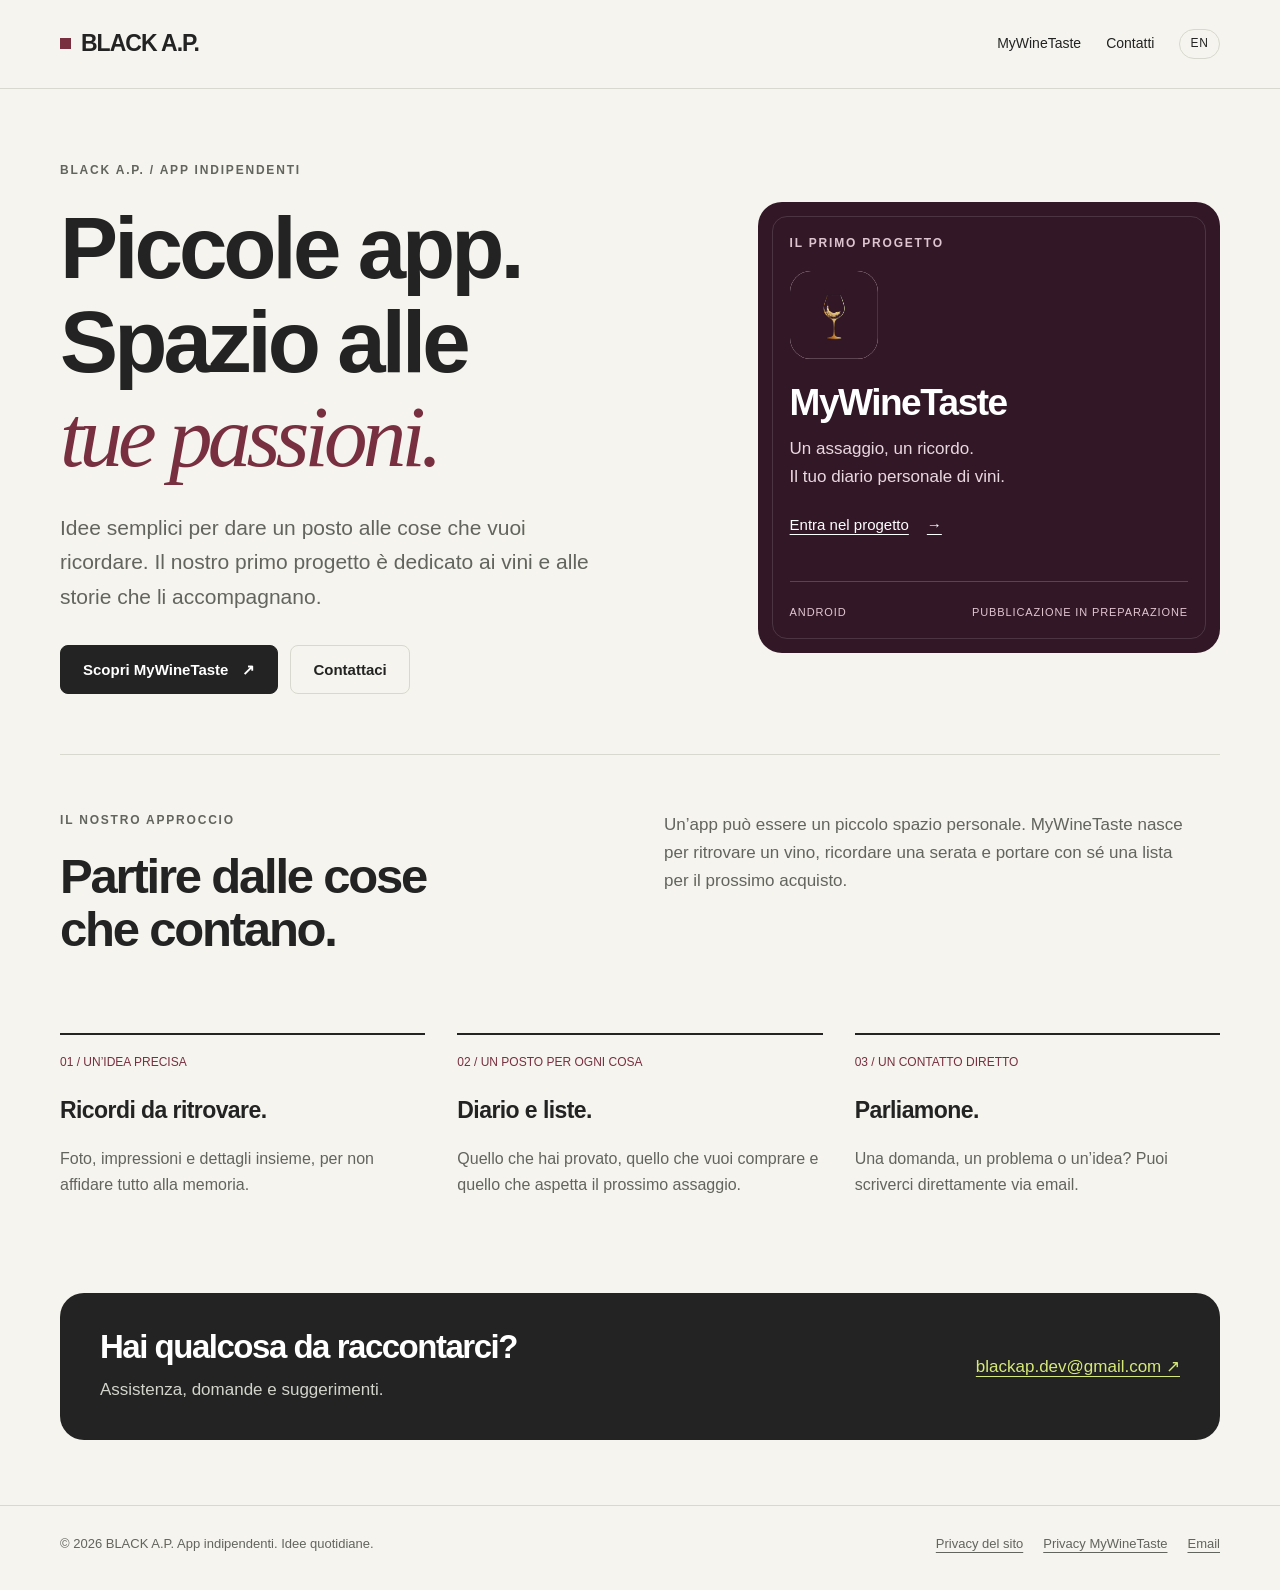
<file: index.html>
<!doctype html>
<html lang="it">
<head>
<meta charset="utf-8">
<meta name="viewport" content="width=device-width,initial-scale=1">
<meta name="theme-color" content="#222322">
<meta name="description" content="BLACK A.P. sviluppa app indipendenti. Scopri MyWineTaste, il diario personale dei vini che hai assaggiato, e contattaci per assistenza.">
<meta name="referrer" content="strict-origin-when-cross-origin">
<title>BLACK A.P. — App indipendenti</title>
<link rel="canonical" href="https://blackap-dev.github.io/">
<link rel="alternate" hreflang="it" href="https://blackap-dev.github.io/">
<link rel="alternate" hreflang="en" href="https://blackap-dev.github.io/en/">
<link rel="icon" href="./assets/favicon.svg" type="image/svg+xml">
<link rel="stylesheet" href="./assets/site.css">
<meta property="og:type" content="website">
<meta property="og:title" content="BLACK A.P. — App indipendenti">
<meta property="og:description" content="BLACK A.P. sviluppa app indipendenti. Scopri MyWineTaste, il diario personale dei vini che hai assaggiato, e contattaci per assistenza.">
<meta property="og:url" content="https://blackap-dev.github.io/">
<meta property="og:site_name" content="BLACK A.P.">
</head>
<body>
<a class="skip" href="#main">Vai al contenuto</a>
<header class="site-header"><div class="wrap header-inner">
<a class="brand" href="./" aria-label="BLACK A.P. home"><span class="brand-mark" aria-hidden="true"></span>BLACK A.P.</a>
<nav aria-label="Navigazione principale">
<a href="./mywinetaste/">MyWineTaste</a><a href="mailto:blackap.dev@gmail.com">Contatti</a><a class="lang" href="./en/" lang="en" aria-label="Read in English">EN</a>
</nav></div></header>
<main id="main" class="wrap">
<section class="hero" aria-labelledby="hero-title"><div>
<span class="eyebrow">BLACK A.P. / App indipendenti</span>
<h1 id="hero-title">Piccole app.<br>Spazio alle<br><span class="accent">tue passioni.</span></h1>
<p class="lead">Idee semplici per dare un posto alle cose che vuoi ricordare. Il nostro primo progetto è dedicato ai vini e alle storie che li accompagnano.</p>
<div class="actions"><a class="button" href="mywinetaste/">Scopri MyWineTaste <span aria-hidden="true">↗</span></a><a class="button light" href="mailto:blackap.dev@gmail.com">Contattaci</a></div>
</div><article class="app-feature">
<span class="eyebrow">Il primo progetto</span><img class="app-icon" src="assets/mywinetaste-icon.svg" width="88" height="88" alt="Icona MyWineTaste">
<h2>MyWineTaste</h2><p>Un assaggio, un ricordo.<br>Il tuo diario personale di vini.</p>
<a href="mywinetaste/">Entra nel progetto <span aria-hidden="true">→</span></a>
<div class="feature-foot"><span>Android</span><span>Pubblicazione in preparazione</span></div>
</article></section>
<section class="section" aria-labelledby="approach"><div class="section-head"><div><span class="eyebrow">Il nostro approccio</span><h2 id="approach">Partire dalle cose<br>che contano.</h2></div><p>Un’app può essere un piccolo spazio personale. MyWineTaste nasce per ritrovare un vino, ricordare una serata e portare con sé una lista per il prossimo acquisto.</p></div>
<div class="principles">
<article class="principle"><span class="number">01 / UN’IDEA PRECISA</span><h3>Ricordi da ritrovare.</h3><p>Foto, impressioni e dettagli insieme, per non affidare tutto alla memoria.</p></article>
<article class="principle"><span class="number">02 / UN POSTO PER OGNI COSA</span><h3>Diario e liste.</h3><p>Quello che hai provato, quello che vuoi comprare e quello che aspetta il prossimo assaggio.</p></article>
<article class="principle"><span class="number">03 / UN CONTATTO DIRETTO</span><h3>Parliamone.</h3><p>Una domanda, un problema o un’idea? Puoi scriverci direttamente via email.</p></article>
</div></section>
<section id="contact" class="contact-panel"><div><h2>Hai qualcosa da raccontarci?</h2><p>Assistenza, domande e suggerimenti.</p></div><a href="mailto:blackap.dev@gmail.com">blackap.dev@gmail.com <span aria-hidden="true">↗</span></a></section>
</main>
<footer class="site-footer"><div class="wrap footer-inner">
<div>© 2026 BLACK A.P. <span>App indipendenti. Idee quotidiane.</span></div>
<div class="footer-links"><a href="./privacy/">Privacy del sito</a><a href="./mywinetaste/privacy/">Privacy MyWineTaste</a><a href="mailto:blackap.dev@gmail.com">Email</a></div>
</div></footer>
</body></html>
</file>
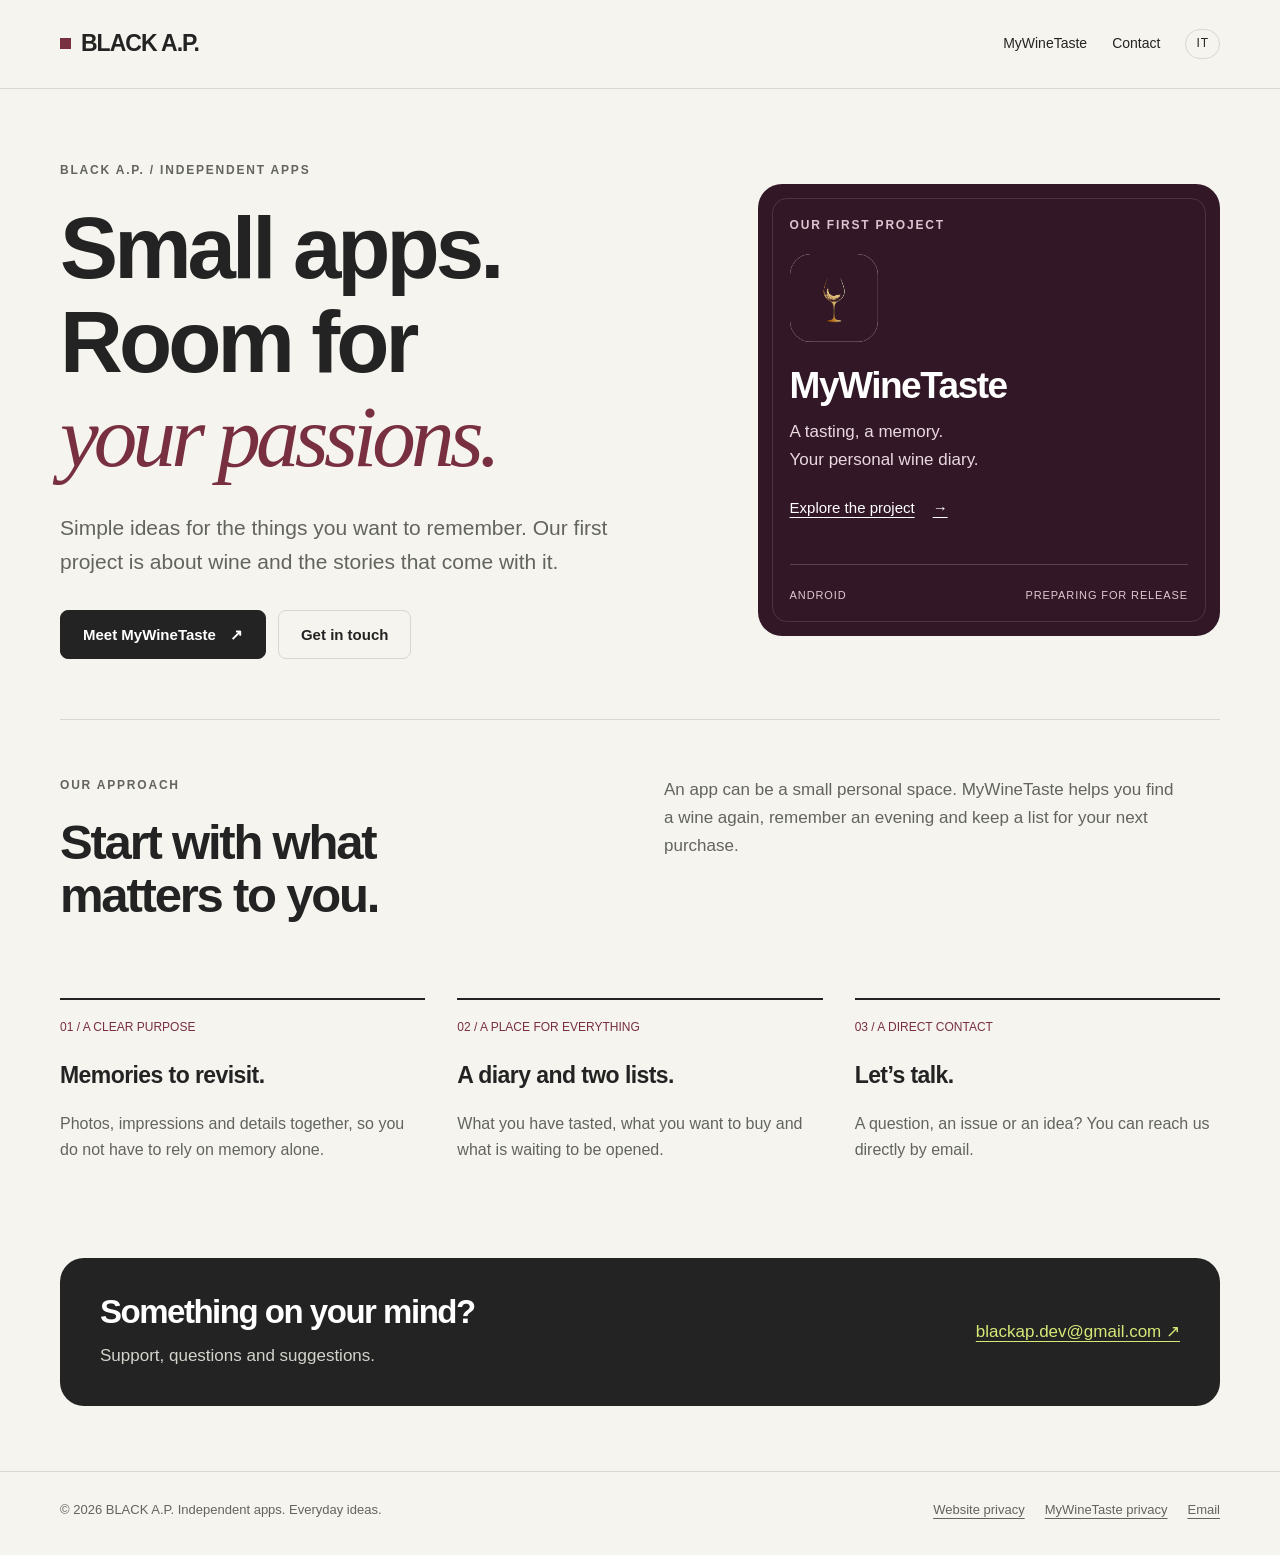
<file: en/index.html>
<!doctype html>
<html lang="en">
<head>
<meta charset="utf-8">
<meta name="viewport" content="width=device-width,initial-scale=1">
<meta name="theme-color" content="#222322">
<meta name="description" content="Independent apps by BLACK A.P. Discover MyWineTaste, your personal tasting diary, and get in touch for support.">
<meta name="referrer" content="strict-origin-when-cross-origin">
<title>BLACK A.P. — Independent apps</title>
<link rel="canonical" href="https://blackap-dev.github.io/en/">
<link rel="alternate" hreflang="en" href="https://blackap-dev.github.io/en/">
<link rel="alternate" hreflang="it" href="https://blackap-dev.github.io/">
<link rel="icon" href="../assets/favicon.svg" type="image/svg+xml">
<link rel="stylesheet" href="../assets/site.css">
<meta property="og:type" content="website">
<meta property="og:title" content="BLACK A.P. — Independent apps">
<meta property="og:description" content="Independent apps by BLACK A.P. Discover MyWineTaste, your personal tasting diary, and get in touch for support.">
<meta property="og:url" content="https://blackap-dev.github.io/en/">
<meta property="og:site_name" content="BLACK A.P.">
</head>
<body>
<a class="skip" href="#main">Skip to content</a>
<header class="site-header"><div class="wrap header-inner">
<a class="brand" href="../en/" aria-label="BLACK A.P. home"><span class="brand-mark" aria-hidden="true"></span>BLACK A.P.</a>
<nav aria-label="Main navigation">
<a href="../mywinetaste/en/">MyWineTaste</a><a href="mailto:blackap.dev@gmail.com">Contact</a><a class="lang" href="../" lang="it" aria-label="Leggi in italiano">IT</a>
</nav></div></header>
<main id="main" class="wrap">
<section class="hero" aria-labelledby="hero-title"><div>
<span class="eyebrow">BLACK A.P. / Independent apps</span>
<h1 id="hero-title">Small apps.<br>Room for<br><span class="accent">your passions.</span></h1>
<p class="lead">Simple ideas for the things you want to remember. Our first project is about wine and the stories that come with it.</p>
<div class="actions"><a class="button" href="../mywinetaste/en/">Meet MyWineTaste <span aria-hidden="true">↗</span></a><a class="button light" href="mailto:blackap.dev@gmail.com">Get in touch</a></div>
</div><article class="app-feature">
<span class="eyebrow">Our first project</span><img class="app-icon" src="../assets/mywinetaste-icon.svg" width="88" height="88" alt="MyWineTaste app icon">
<h2>MyWineTaste</h2><p>A tasting, a memory.<br>Your personal wine diary.</p>
<a href="../mywinetaste/en/">Explore the project <span aria-hidden="true">→</span></a>
<div class="feature-foot"><span>Android</span><span>Preparing for release</span></div>
</article></section>
<section class="section" aria-labelledby="approach"><div class="section-head"><div><span class="eyebrow">Our approach</span><h2 id="approach">Start with what<br>matters to you.</h2></div><p>An app can be a small personal space. MyWineTaste helps you find a wine again, remember an evening and keep a list for your next purchase.</p></div>
<div class="principles">
<article class="principle"><span class="number">01 / A CLEAR PURPOSE</span><h3>Memories to revisit.</h3><p>Photos, impressions and details together, so you do not have to rely on memory alone.</p></article>
<article class="principle"><span class="number">02 / A PLACE FOR EVERYTHING</span><h3>A diary and two lists.</h3><p>What you have tasted, what you want to buy and what is waiting to be opened.</p></article>
<article class="principle"><span class="number">03 / A DIRECT CONTACT</span><h3>Let’s talk.</h3><p>A question, an issue or an idea? You can reach us directly by email.</p></article>
</div></section>
<section id="contact" class="contact-panel"><div><h2>Something on your mind?</h2><p>Support, questions and suggestions.</p></div><a href="mailto:blackap.dev@gmail.com">blackap.dev@gmail.com <span aria-hidden="true">↗</span></a></section>
</main>
<footer class="site-footer"><div class="wrap footer-inner">
<div>© 2026 BLACK A.P. <span>Independent apps. Everyday ideas.</span></div>
<div class="footer-links"><a href="../privacy/en/">Website privacy</a><a href="../mywinetaste/privacy/en/">MyWineTaste privacy</a><a href="mailto:blackap.dev@gmail.com">Email</a></div>
</div></footer>
</body></html>
</file>
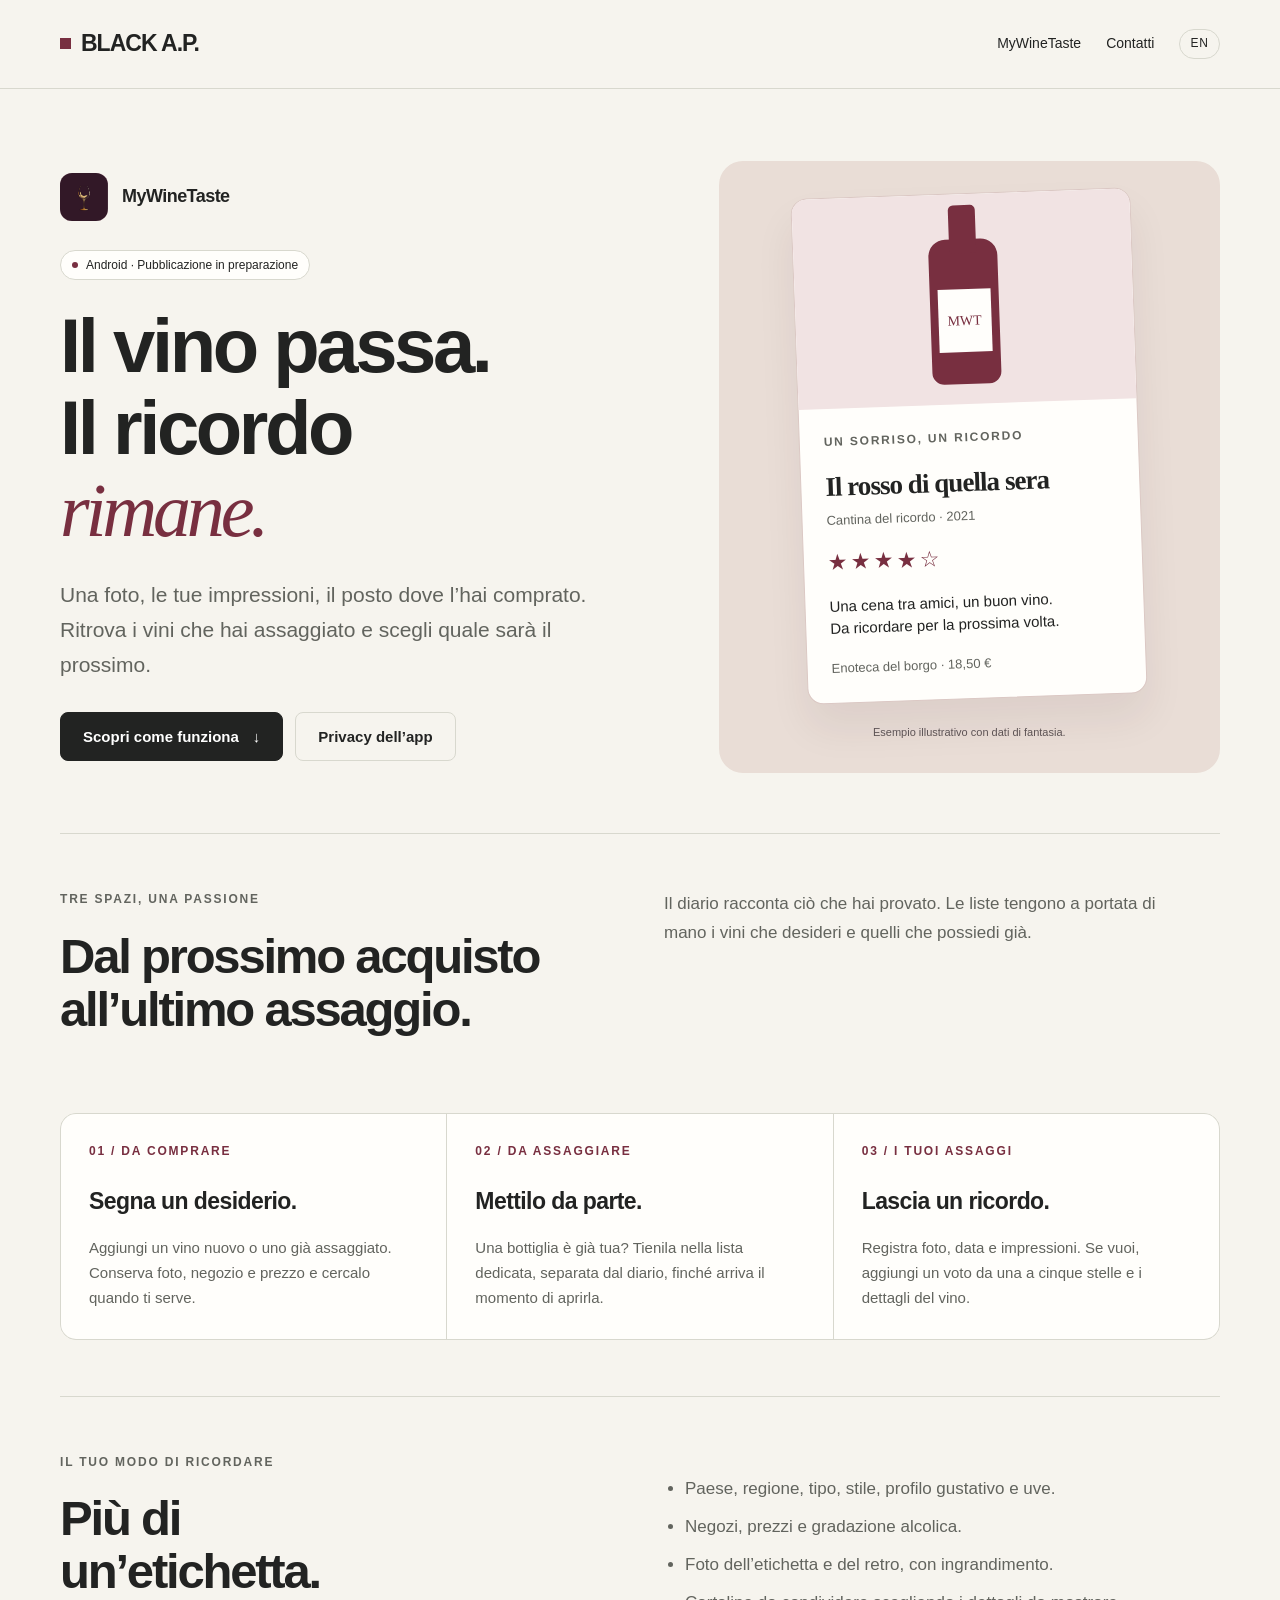
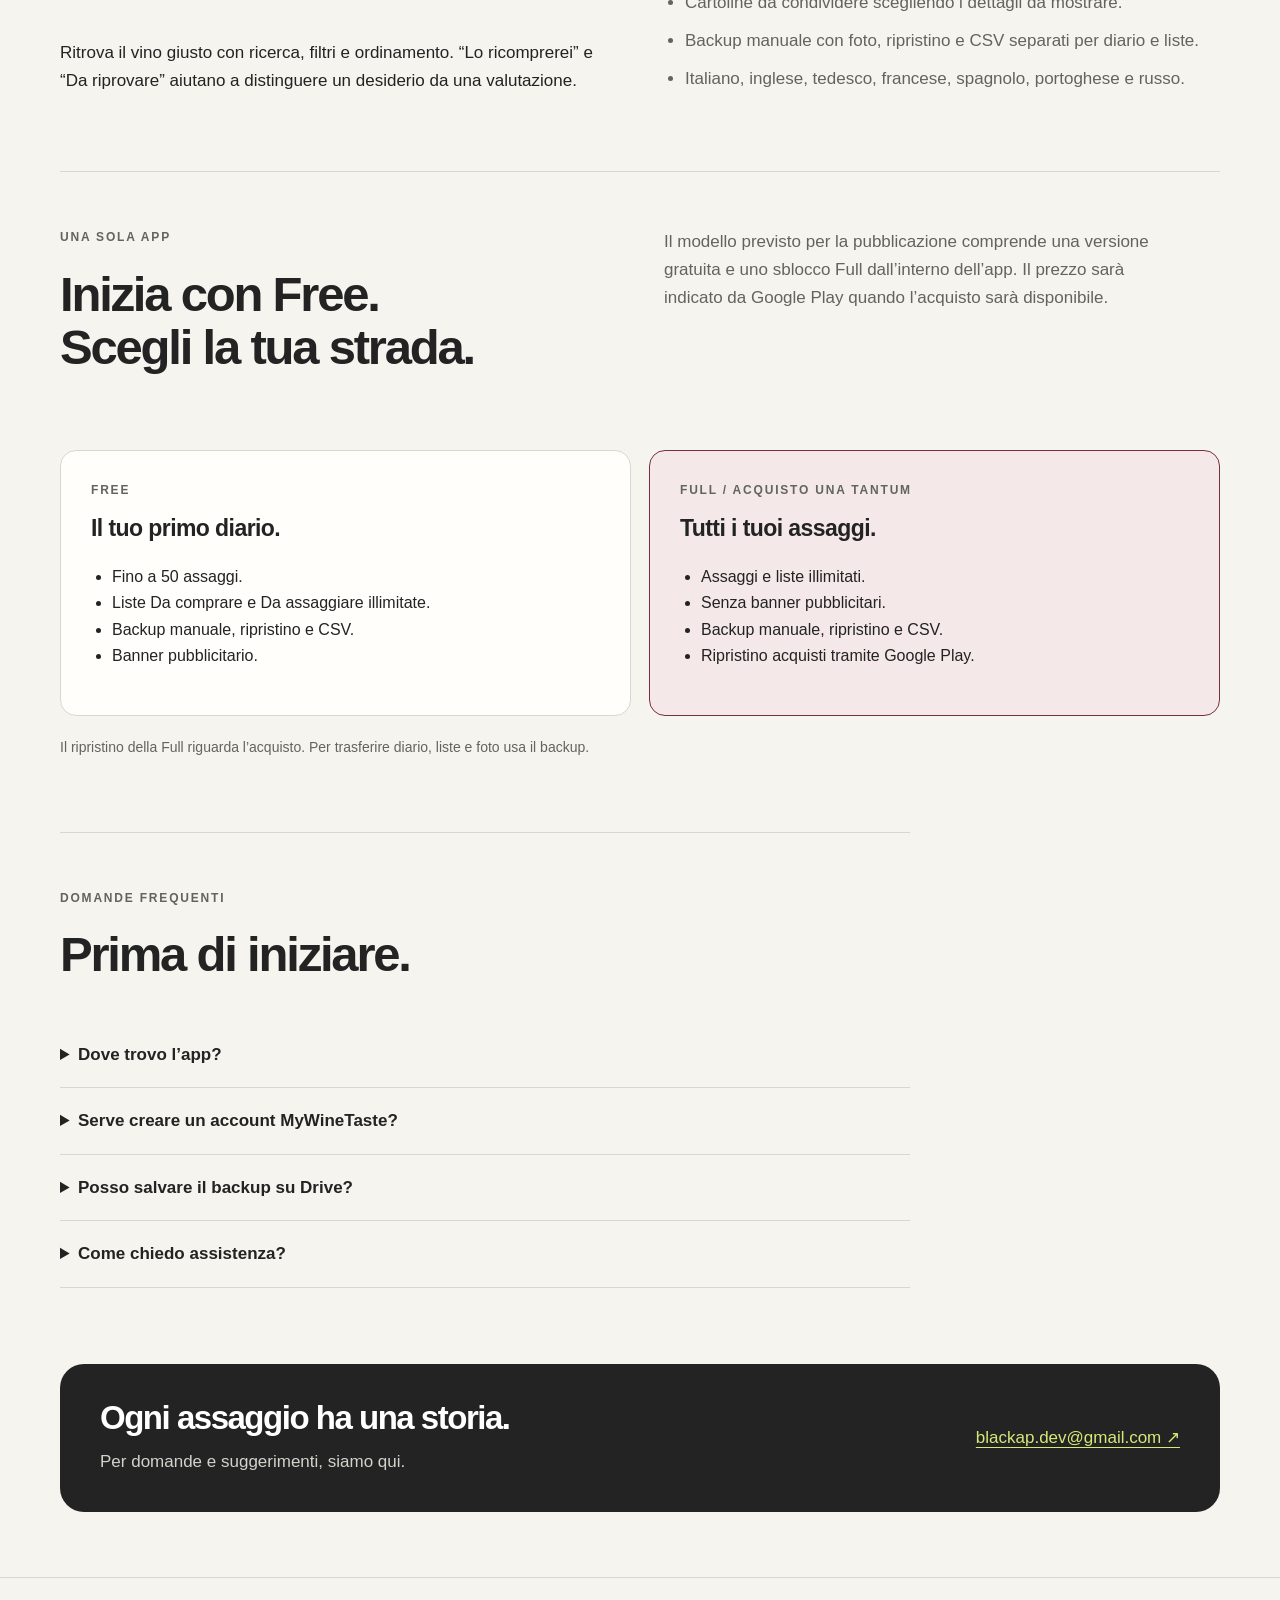
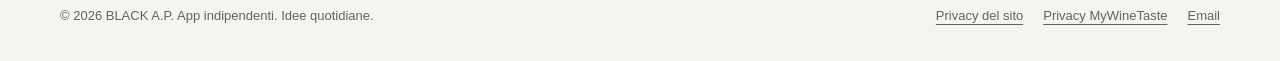
<file: mywinetaste/index.html>
<!doctype html>
<html lang="it">
<head>
<meta charset="utf-8">
<meta name="viewport" content="width=device-width,initial-scale=1">
<meta name="theme-color" content="#222322">
<meta name="description" content="Ricorda i vini assaggiati con foto, voti, negozi e prezzi. Due liste per i vini da comprare e da assaggiare. MyWineTaste per Android, pubblicazione in preparazione.">
<meta name="referrer" content="strict-origin-when-cross-origin">
<title>MyWineTaste — Il tuo diario personale di vini | BLACK A.P.</title>
<link rel="canonical" href="https://blackap-dev.github.io/mywinetaste/">
<link rel="alternate" hreflang="it" href="https://blackap-dev.github.io/mywinetaste/">
<link rel="alternate" hreflang="en" href="https://blackap-dev.github.io/mywinetaste/en/">
<link rel="icon" href="../assets/favicon.svg" type="image/svg+xml">
<link rel="stylesheet" href="../assets/site.css">
<meta property="og:type" content="website">
<meta property="og:title" content="MyWineTaste — Il tuo diario personale di vini | BLACK A.P.">
<meta property="og:description" content="Ricorda i vini assaggiati con foto, voti, negozi e prezzi. Due liste per i vini da comprare e da assaggiare. MyWineTaste per Android, pubblicazione in preparazione.">
<meta property="og:url" content="https://blackap-dev.github.io/mywinetaste/">
<meta property="og:site_name" content="BLACK A.P.">
</head>
<body>
<a class="skip" href="#main">Vai al contenuto</a>
<header class="site-header"><div class="wrap header-inner">
<a class="brand" href="../" aria-label="BLACK A.P. home"><span class="brand-mark" aria-hidden="true"></span>BLACK A.P.</a>
<nav aria-label="Navigazione principale">
<a href="../mywinetaste/">MyWineTaste</a><a href="mailto:blackap.dev@gmail.com">Contatti</a><a class="lang" href="../mywinetaste/en/" lang="en" aria-label="Read in English">EN</a>
</nav></div></header>
<main id="main" class="wrap">
<section class="hero app-hero"><div>
<div class="app-name"><img src="../assets/mywinetaste-icon.svg" width="48" height="48" alt=""><span>MyWineTaste</span></div>
<span class="status">Android · Pubblicazione in preparazione</span>
<h1 style="margin-top:25px">Il vino passa.<br>Il ricordo<br><span class="accent">rimane.</span></h1>
<p class="lead">Una foto, le tue impressioni, il posto dove l’hai comprato. Ritrova i vini che hai assaggiato e scegli quale sarà il prossimo.</p>
<div class="actions"><a class="button" href="#diary">Scopri come funziona <span aria-hidden="true">↓</span></a><a class="button light" href="privacy/">Privacy dell’app</a></div>
</div><figure class="preview" style="margin:0">
<div class="diary-card"><div class="bottle-art" aria-hidden="true"><div class="bottle"></div></div><div class="diary-copy"><span class="eyebrow">Un sorriso, un ricordo</span><h3>Il rosso di quella sera</h3><div class="sub">Cantina del ricordo · 2021</div><div class="stars" aria-label="Esempio: quattro stelle su cinque">★★★★☆</div><p>Una cena tra amici, un buon vino.<br>Da ricordare per la prossima volta.</p><div class="sub">Enoteca del borgo · 18,50 €</div></div></div>
<figcaption class="preview-caption">Esempio illustrativo con dati di fantasia.</figcaption></figure></section>
<section id="diary" class="section"><div class="section-head"><div><span class="eyebrow">Tre spazi, una passione</span><h2>Dal prossimo acquisto<br>all’ultimo assaggio.</h2></div><p>Il diario racconta ciò che hai provato. Le liste tengono a portata di mano i vini che desideri e quelli che possiedi già.</p></div>
<div class="flow"><article><span class="eyebrow">01 / DA COMPRARE</span><h3>Segna un desiderio.</h3><p>Aggiungi un vino nuovo o uno già assaggiato. Conserva foto, negozio e prezzo e cercalo quando ti serve.</p></article><article><span class="eyebrow">02 / DA ASSAGGIARE</span><h3>Mettilo da parte.</h3><p>Una bottiglia è già tua? Tienila nella lista dedicata, separata dal diario, finché arriva il momento di aprirla.</p></article><article><span class="eyebrow">03 / I TUOI ASSAGGI</span><h3>Lascia un ricordo.</h3><p>Registra foto, data e impressioni. Se vuoi, aggiungi un voto da una a cinque stelle e i dettagli del vino.</p></article></div></section>
<section class="section details-grid"><div><span class="eyebrow">Il tuo modo di ricordare</span><h2>Più di<br>un’etichetta.</h2><p>Ritrova il vino giusto con ricerca, filtri e ordinamento. “Lo ricomprerei” e “Da riprovare” aiutano a distinguere un desiderio da una valutazione.</p></div><div><ul><li>Paese, regione, tipo, stile, profilo gustativo e uve.</li><li>Negozi, prezzi e gradazione alcolica.</li><li>Foto dell’etichetta e del retro, con ingrandimento.</li><li>Cartoline da condividere scegliendo i dettagli da mostrare.</li><li>Backup manuale con foto, ripristino e CSV separati per diario e liste.</li><li>Italiano, inglese, tedesco, francese, spagnolo, portoghese e russo.</li></ul></div></section>
<section class="section"><div class="section-head"><div><span class="eyebrow">Una sola app</span><h2>Inizia con Free.<br>Scegli la tua strada.</h2></div><p>Il modello previsto per la pubblicazione comprende una versione gratuita e uno sblocco Full dall’interno dell’app. Il prezzo sarà indicato da Google Play quando l’acquisto sarà disponibile.</p></div>
<div class="plans"><article class="plan"><span class="eyebrow">FREE</span><h3>Il tuo primo diario.</h3><ul><li>Fino a 50 assaggi.</li><li>Liste Da comprare e Da assaggiare illimitate.</li><li>Backup manuale, ripristino e CSV.</li><li>Banner pubblicitario.</li></ul></article><article class="plan full"><span class="eyebrow">FULL / ACQUISTO UNA TANTUM</span><h3>Tutti i tuoi assaggi.</h3><ul><li>Assaggi e liste illimitati.</li><li>Senza banner pubblicitari.</li><li>Backup manuale, ripristino e CSV.</li><li>Ripristino acquisti tramite Google Play.</li></ul></article></div>
<p class="note">Il ripristino della Full riguarda l’acquisto. Per trasferire diario, liste e foto usa il backup.</p></section>
<section class="section faq"><span class="eyebrow">Domande frequenti</span><h2>Prima di iniziare.</h2>
<details><summary>Dove trovo l’app?</summary><p>La pubblicazione su Google Play è in preparazione. Aggiungeremo qui il collegamento ufficiale quando sarà disponibile. Per informazioni puoi scrivere a <a href="mailto:blackap.dev@gmail.com">blackap.dev@gmail.com</a>.</p></details>
<details><summary>Serve creare un account MyWineTaste?</summary><p>No. Il diario e le liste sono salvati sul dispositivo. I servizi Google Play per gli acquisti e gli eventuali servizi scelti per salvare i backup usano i rispettivi account.</p></details>
<details><summary>Posso salvare il backup su Drive?</summary><p>Puoi scegliere una destinazione disponibile nel selettore di file del telefono, anche un servizio esterno supportato. Il backup cloud automatico non è una funzione attualmente inclusa.</p></details>
<details><summary>Come chiedo assistenza?</summary><p>Scrivi a <a href="mailto:blackap.dev@gmail.com">blackap.dev@gmail.com</a> indicando il modello del telefono, la versione dell’app e cosa succede. Allega solo le informazioni necessarie a spiegare il problema.</p></details>
</section>
<section class="contact-panel"><div><h2>Ogni assaggio ha una storia.</h2><p>Per domande e suggerimenti, siamo qui.</p></div><a href="mailto:blackap.dev@gmail.com">blackap.dev@gmail.com <span aria-hidden="true">↗</span></a></section>
</main>
<footer class="site-footer"><div class="wrap footer-inner">
<div>© 2026 BLACK A.P. <span>App indipendenti. Idee quotidiane.</span></div>
<div class="footer-links"><a href="../privacy/">Privacy del sito</a><a href="../mywinetaste/privacy/">Privacy MyWineTaste</a><a href="mailto:blackap.dev@gmail.com">Email</a></div>
</div></footer>
</body></html>
</file>
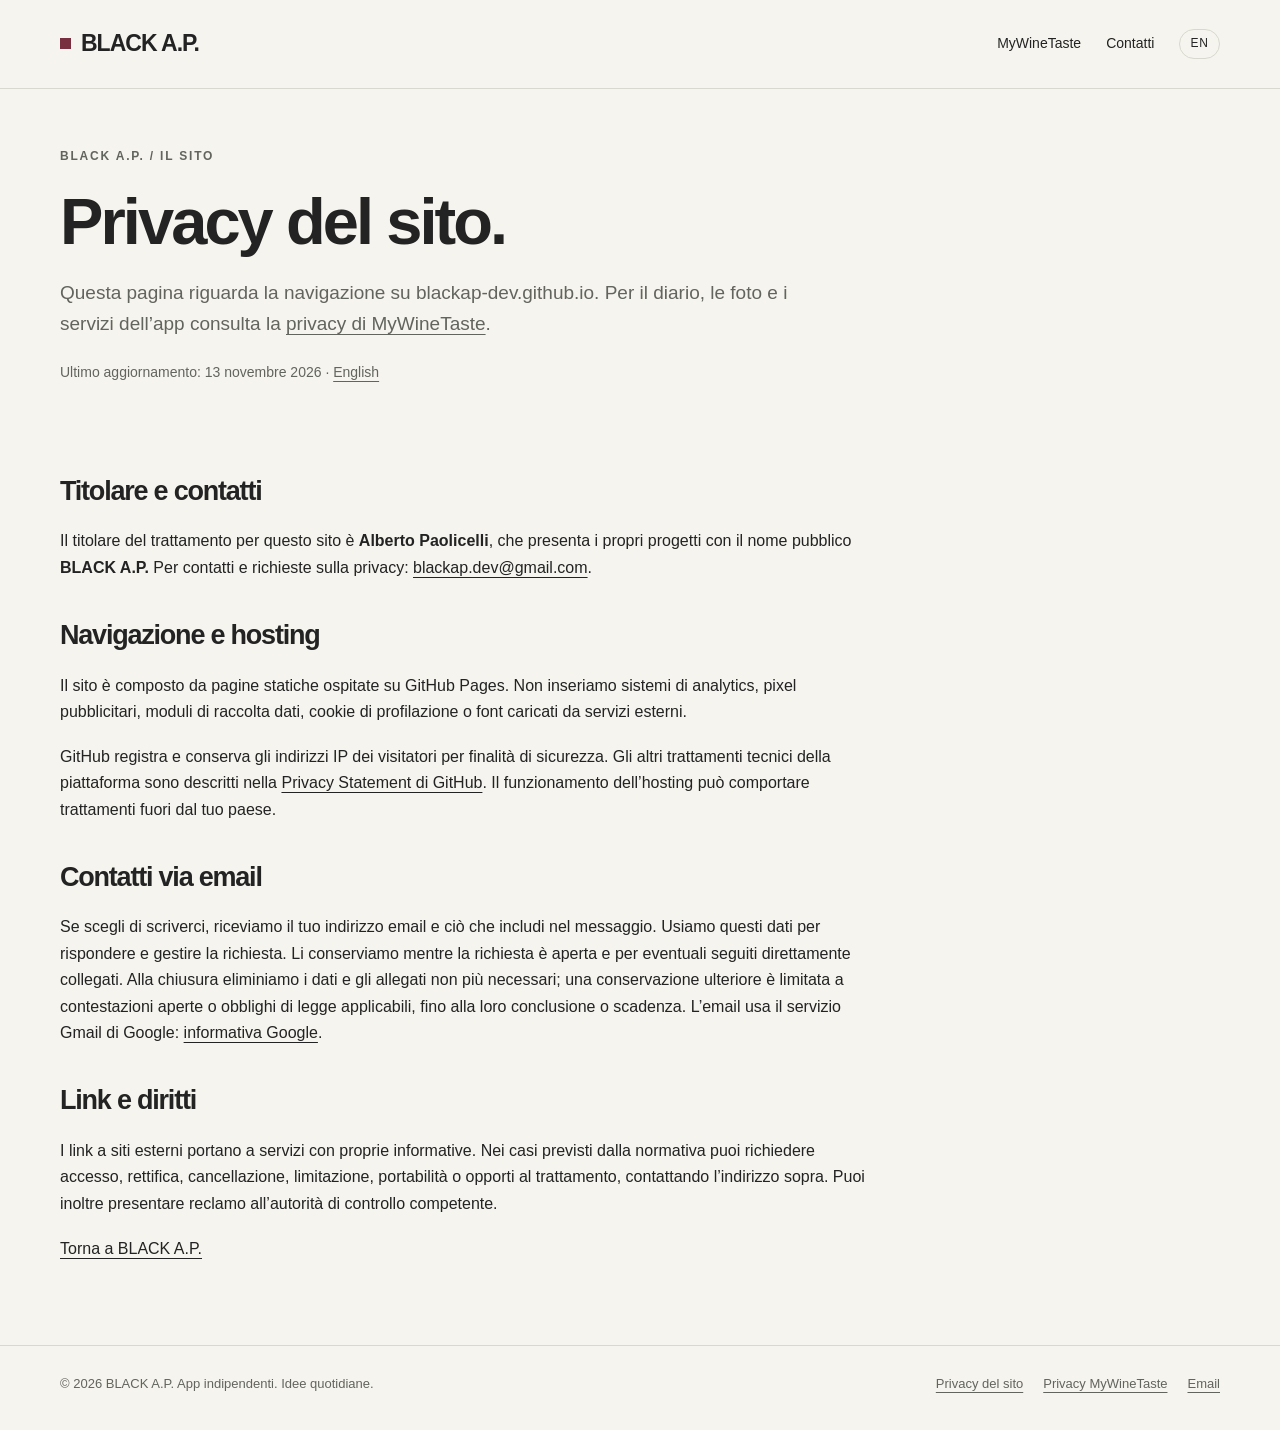
<file: privacy/index.html>
<!doctype html>
<html lang="it">
<head>
<meta charset="utf-8">
<meta name="viewport" content="width=device-width,initial-scale=1">
<meta name="theme-color" content="#222322">
<meta name="description" content="Informativa sul sito BLACK A.P.: GitHub Pages, navigazione senza analytics aggiunti, contatti email e privacy.">
<meta name="referrer" content="strict-origin-when-cross-origin">
<title>Privacy del sito | BLACK A.P.</title>
<link rel="canonical" href="https://blackap-dev.github.io/privacy/">
<link rel="alternate" hreflang="it" href="https://blackap-dev.github.io/privacy/">
<link rel="alternate" hreflang="en" href="https://blackap-dev.github.io/privacy/en/">
<link rel="icon" href="../assets/favicon.svg" type="image/svg+xml">
<link rel="stylesheet" href="../assets/site.css">
<meta property="og:type" content="website">
<meta property="og:title" content="Privacy del sito | BLACK A.P.">
<meta property="og:description" content="Informativa sul sito BLACK A.P.: GitHub Pages, navigazione senza analytics aggiunti, contatti email e privacy.">
<meta property="og:url" content="https://blackap-dev.github.io/privacy/">
<meta property="og:site_name" content="BLACK A.P.">
</head>
<body>
<a class="skip" href="#main">Vai al contenuto</a>
<header class="site-header"><div class="wrap header-inner">
<a class="brand" href="../" aria-label="BLACK A.P. home"><span class="brand-mark" aria-hidden="true"></span>BLACK A.P.</a>
<nav aria-label="Navigazione principale">
<a href="../mywinetaste/">MyWineTaste</a><a href="mailto:blackap.dev@gmail.com">Contatti</a><a class="lang" href="../privacy/en/" lang="en" aria-label="Read in English">EN</a>
</nav></div></header>
<main id="main" class="wrap"><header class="legal-hero"><span class="eyebrow">BLACK A.P. / Il sito</span><h1>Privacy del sito.</h1><p class="lead">Questa pagina riguarda la navigazione su blackap-dev.github.io. Per il diario, le foto e i servizi dell’app consulta la <a href="../mywinetaste/privacy/">privacy di MyWineTaste</a>.</p><p class="note">Ultimo aggiornamento: <time datetime="2026-11-13">13 novembre 2026</time> · <a href="en/" lang="en">English</a></p></header>
<article class="legal-short">
<h2>Titolare e contatti</h2><p>Il titolare del trattamento per questo sito è <strong>Alberto Paolicelli</strong>, che presenta i propri progetti con il nome pubblico <strong>BLACK A.P.</strong> Per contatti e richieste sulla privacy: <a href="mailto:blackap.dev@gmail.com">blackap.dev@gmail.com</a>.</p>
<h2>Navigazione e hosting</h2><p>Il sito è composto da pagine statiche ospitate su GitHub Pages. Non inseriamo sistemi di analytics, pixel pubblicitari, moduli di raccolta dati, cookie di profilazione o font caricati da servizi esterni.</p><p>GitHub registra e conserva gli indirizzi IP dei visitatori per finalità di sicurezza. Gli altri trattamenti tecnici della piattaforma sono descritti nella <a href="https://docs.github.com/en/site-policy/privacy-policies/github-general-privacy-statement">Privacy Statement di GitHub</a>. Il funzionamento dell’hosting può comportare trattamenti fuori dal tuo paese.</p>
<h2>Contatti via email</h2><p>Se scegli di scriverci, riceviamo il tuo indirizzo email e ciò che includi nel messaggio. Usiamo questi dati per rispondere e gestire la richiesta. Li conserviamo mentre la richiesta è aperta e per eventuali seguiti direttamente collegati. Alla chiusura eliminiamo i dati e gli allegati non più necessari; una conservazione ulteriore è limitata a contestazioni aperte o obblighi di legge applicabili, fino alla loro conclusione o scadenza. L’email usa il servizio Gmail di Google: <a href="https://policies.google.com/privacy">informativa Google</a>.</p>
<h2>Link e diritti</h2><p>I link a siti esterni portano a servizi con proprie informative. Nei casi previsti dalla normativa puoi richiedere accesso, rettifica, cancellazione, limitazione, portabilità o opporti al trattamento, contattando l’indirizzo sopra. Puoi inoltre presentare reclamo all’autorità di controllo competente.</p><p><a href="../">Torna a BLACK A.P.</a></p>
</article></main>
<footer class="site-footer"><div class="wrap footer-inner">
<div>© 2026 BLACK A.P. <span>App indipendenti. Idee quotidiane.</span></div>
<div class="footer-links"><a href="../privacy/">Privacy del sito</a><a href="../mywinetaste/privacy/">Privacy MyWineTaste</a><a href="mailto:blackap.dev@gmail.com">Email</a></div>
</div></footer>
</body></html>
</file>
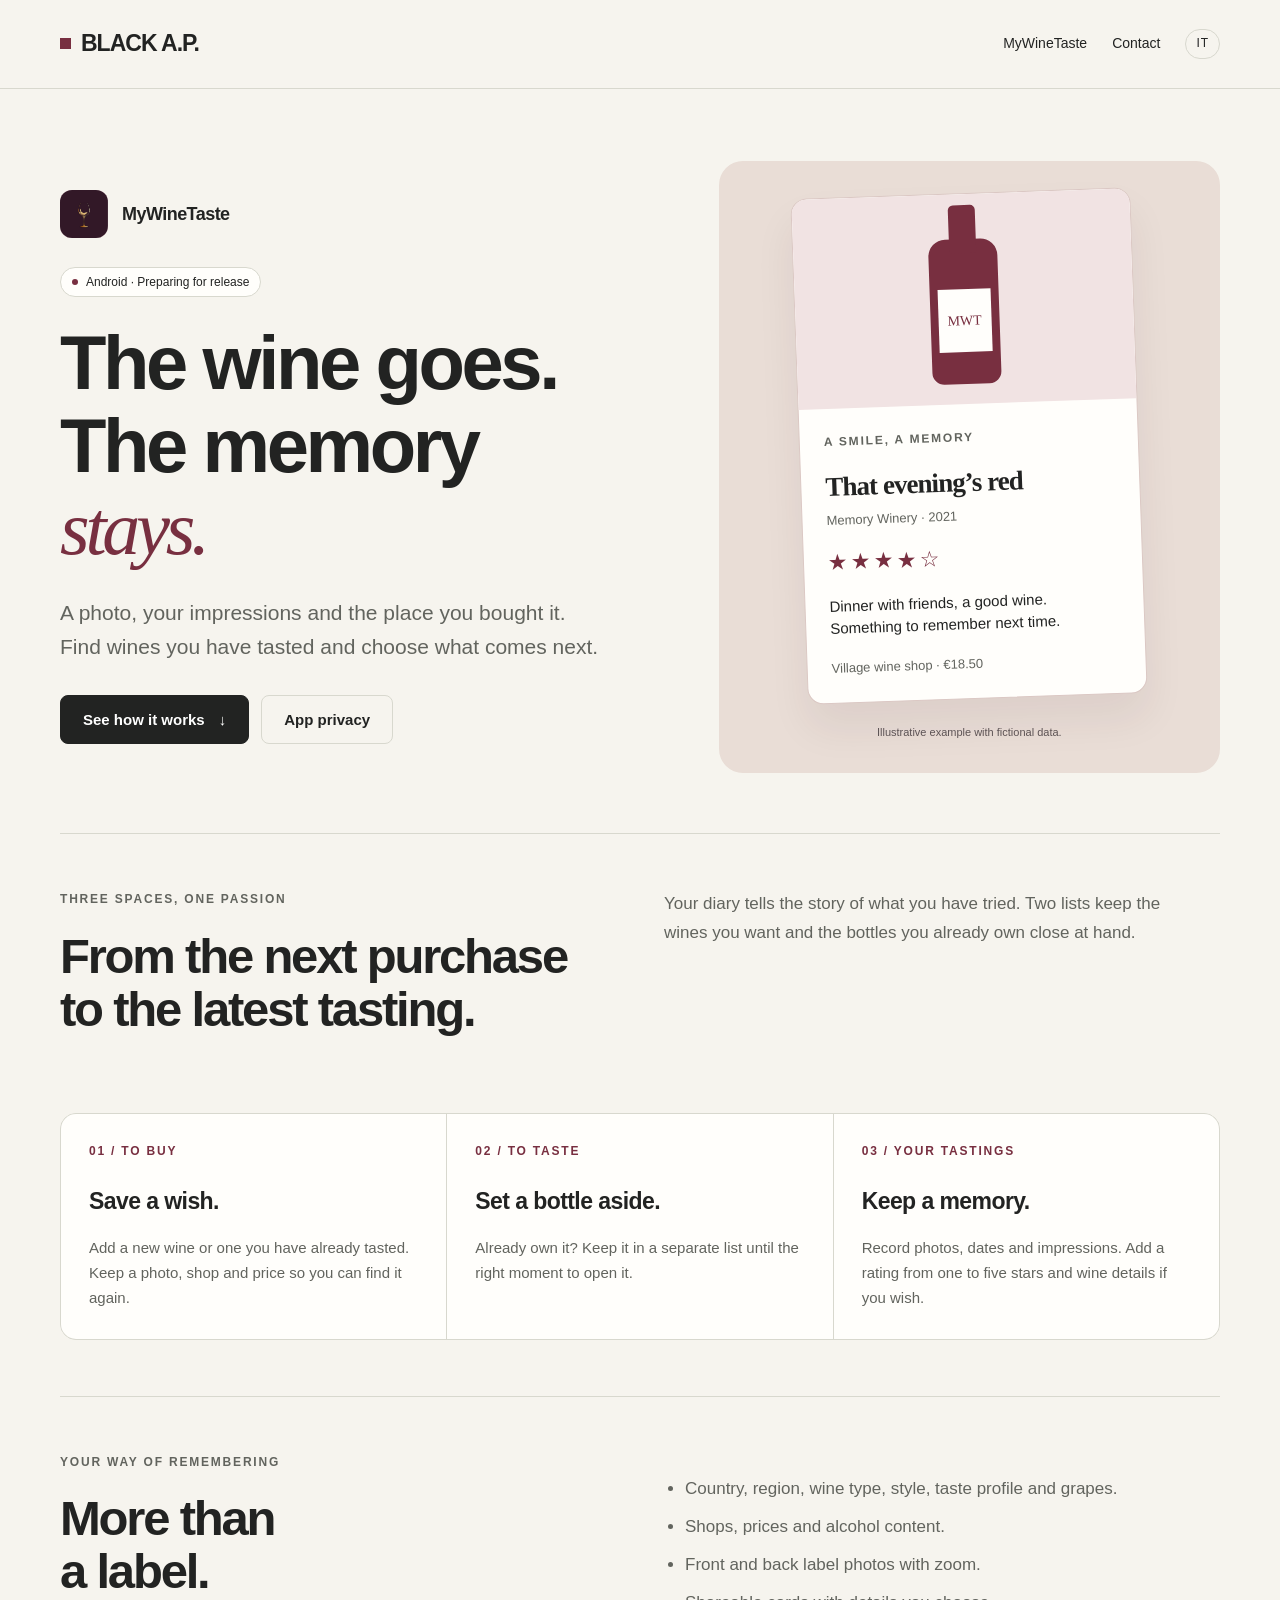
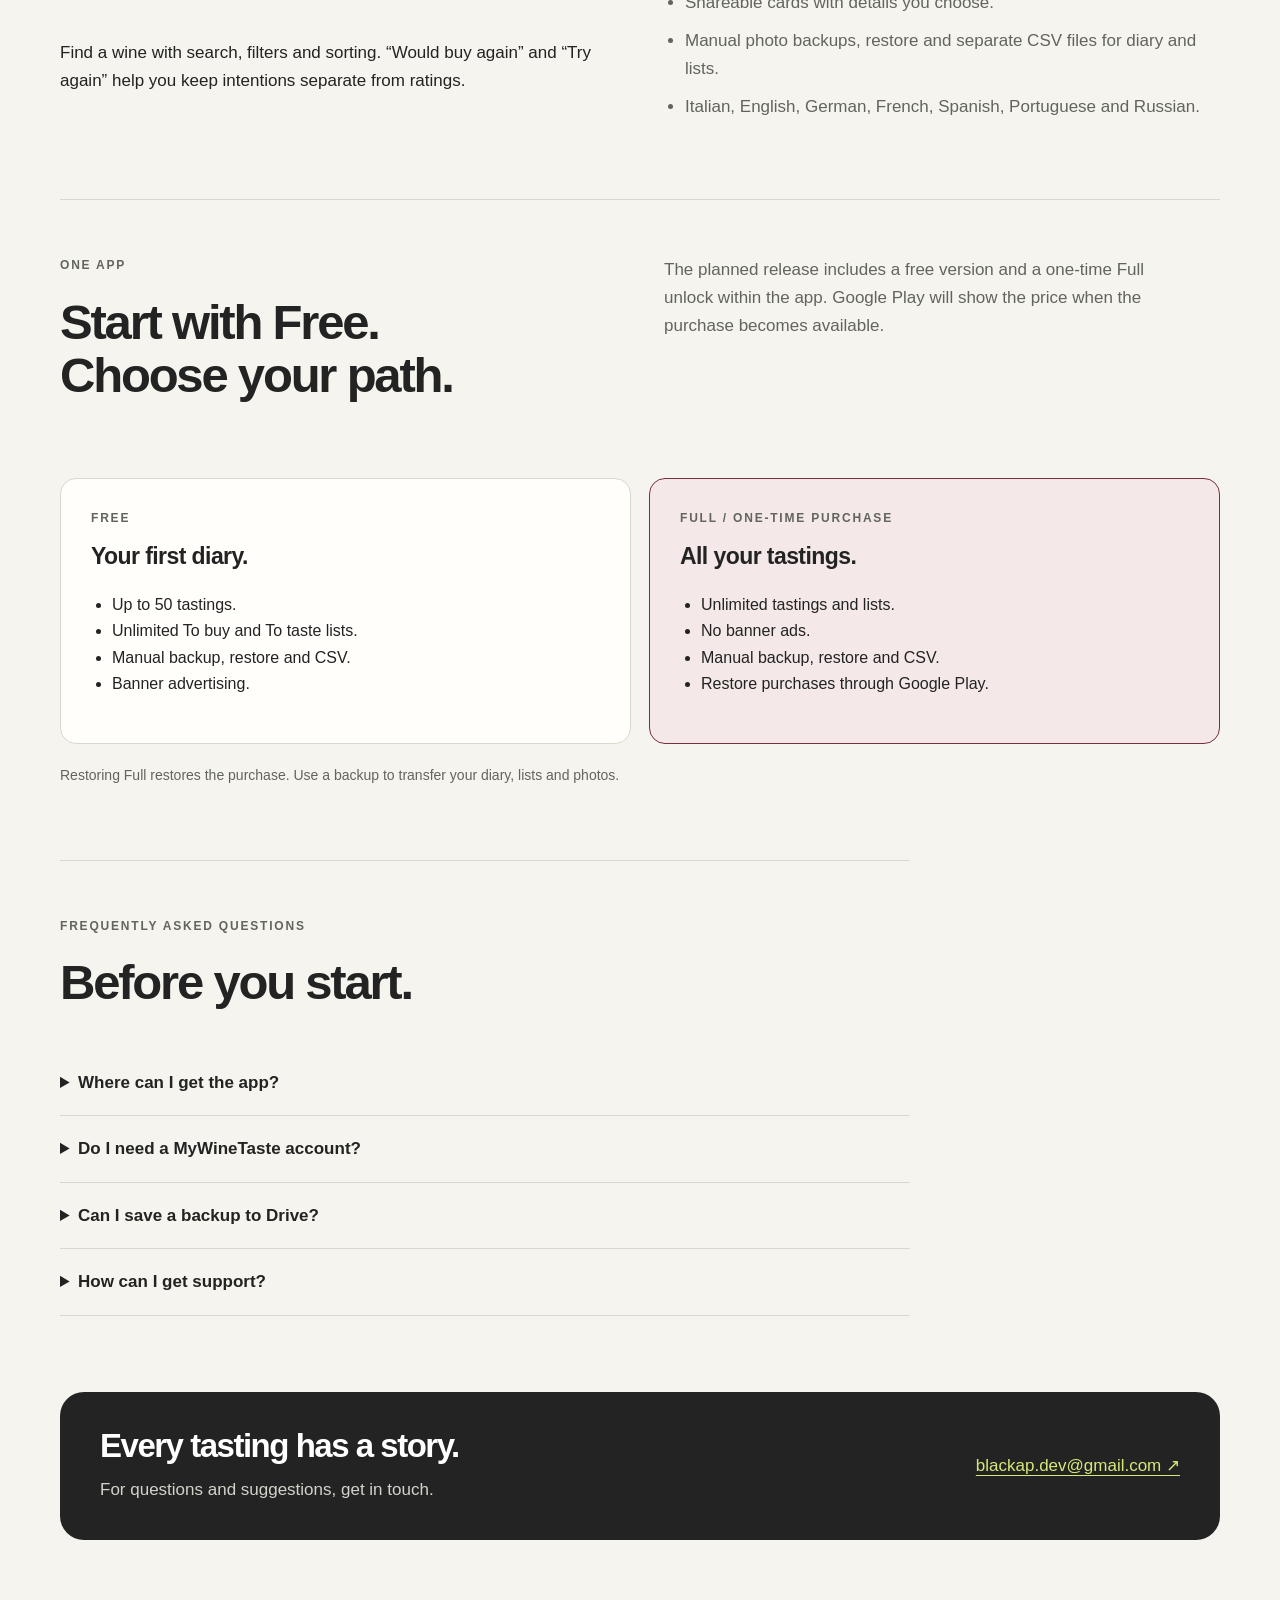
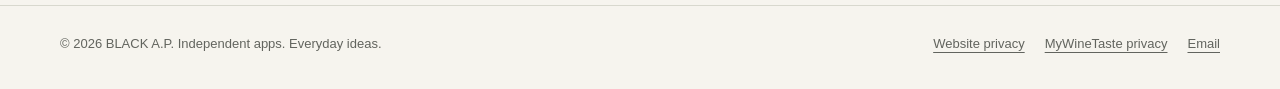
<file: mywinetaste/en/index.html>
<!doctype html>
<html lang="en">
<head>
<meta charset="utf-8">
<meta name="viewport" content="width=device-width,initial-scale=1">
<meta name="theme-color" content="#222322">
<meta name="description" content="Remember wines with photos, ratings, shops and prices. Keep To buy and To taste lists. MyWineTaste for Android, preparing for release.">
<meta name="referrer" content="strict-origin-when-cross-origin">
<title>MyWineTaste — Your personal wine diary | BLACK A.P.</title>
<link rel="canonical" href="https://blackap-dev.github.io/mywinetaste/en/">
<link rel="alternate" hreflang="en" href="https://blackap-dev.github.io/mywinetaste/en/">
<link rel="alternate" hreflang="it" href="https://blackap-dev.github.io/mywinetaste/">
<link rel="icon" href="../../assets/favicon.svg" type="image/svg+xml">
<link rel="stylesheet" href="../../assets/site.css">
<meta property="og:type" content="website">
<meta property="og:title" content="MyWineTaste — Your personal wine diary | BLACK A.P.">
<meta property="og:description" content="Remember wines with photos, ratings, shops and prices. Keep To buy and To taste lists. MyWineTaste for Android, preparing for release.">
<meta property="og:url" content="https://blackap-dev.github.io/mywinetaste/en/">
<meta property="og:site_name" content="BLACK A.P.">
</head>
<body>
<a class="skip" href="#main">Skip to content</a>
<header class="site-header"><div class="wrap header-inner">
<a class="brand" href="../../en/" aria-label="BLACK A.P. home"><span class="brand-mark" aria-hidden="true"></span>BLACK A.P.</a>
<nav aria-label="Main navigation">
<a href="../../mywinetaste/en/">MyWineTaste</a><a href="mailto:blackap.dev@gmail.com">Contact</a><a class="lang" href="../../mywinetaste/" lang="it" aria-label="Leggi in italiano">IT</a>
</nav></div></header>
<main id="main" class="wrap">
<section class="hero app-hero"><div>
<div class="app-name"><img src="../../assets/mywinetaste-icon.svg" width="48" height="48" alt=""><span>MyWineTaste</span></div>
<span class="status">Android · Preparing for release</span>
<h1 style="margin-top:25px">The wine goes.<br>The memory<br><span class="accent">stays.</span></h1>
<p class="lead">A photo, your impressions and the place you bought it. Find wines you have tasted and choose what comes next.</p>
<div class="actions"><a class="button" href="#diary">See how it works <span aria-hidden="true">↓</span></a><a class="button light" href="../privacy/en/">App privacy</a></div>
</div><figure class="preview" style="margin:0">
<div class="diary-card"><div class="bottle-art" aria-hidden="true"><div class="bottle"></div></div><div class="diary-copy"><span class="eyebrow">A smile, a memory</span><h3>That evening’s red</h3><div class="sub">Memory Winery · 2021</div><div class="stars" aria-label="Example: four out of five stars">★★★★☆</div><p>Dinner with friends, a good wine.<br>Something to remember next time.</p><div class="sub">Village wine shop · €18.50</div></div></div>
<figcaption class="preview-caption">Illustrative example with fictional data.</figcaption></figure></section>
<section id="diary" class="section"><div class="section-head"><div><span class="eyebrow">Three spaces, one passion</span><h2>From the next purchase<br>to the latest tasting.</h2></div><p>Your diary tells the story of what you have tried. Two lists keep the wines you want and the bottles you already own close at hand.</p></div>
<div class="flow"><article><span class="eyebrow">01 / TO BUY</span><h3>Save a wish.</h3><p>Add a new wine or one you have already tasted. Keep a photo, shop and price so you can find it again.</p></article><article><span class="eyebrow">02 / TO TASTE</span><h3>Set a bottle aside.</h3><p>Already own it? Keep it in a separate list until the right moment to open it.</p></article><article><span class="eyebrow">03 / YOUR TASTINGS</span><h3>Keep a memory.</h3><p>Record photos, dates and impressions. Add a rating from one to five stars and wine details if you wish.</p></article></div></section>
<section class="section details-grid"><div><span class="eyebrow">Your way of remembering</span><h2>More than<br>a label.</h2><p>Find a wine with search, filters and sorting. “Would buy again” and “Try again” help you keep intentions separate from ratings.</p></div><div><ul><li>Country, region, wine type, style, taste profile and grapes.</li><li>Shops, prices and alcohol content.</li><li>Front and back label photos with zoom.</li><li>Shareable cards with details you choose.</li><li>Manual photo backups, restore and separate CSV files for diary and lists.</li><li>Italian, English, German, French, Spanish, Portuguese and Russian.</li></ul></div></section>
<section class="section"><div class="section-head"><div><span class="eyebrow">One app</span><h2>Start with Free.<br>Choose your path.</h2></div><p>The planned release includes a free version and a one-time Full unlock within the app. Google Play will show the price when the purchase becomes available.</p></div>
<div class="plans"><article class="plan"><span class="eyebrow">FREE</span><h3>Your first diary.</h3><ul><li>Up to 50 tastings.</li><li>Unlimited To buy and To taste lists.</li><li>Manual backup, restore and CSV.</li><li>Banner advertising.</li></ul></article><article class="plan full"><span class="eyebrow">FULL / ONE-TIME PURCHASE</span><h3>All your tastings.</h3><ul><li>Unlimited tastings and lists.</li><li>No banner ads.</li><li>Manual backup, restore and CSV.</li><li>Restore purchases through Google Play.</li></ul></article></div>
<p class="note">Restoring Full restores the purchase. Use a backup to transfer your diary, lists and photos.</p></section>
<section class="section faq"><span class="eyebrow">Frequently asked questions</span><h2>Before you start.</h2>
<details><summary>Where can I get the app?</summary><p>The Google Play release is being prepared. We will add the official link when it is available. For information, email <a href="mailto:blackap.dev@gmail.com">blackap.dev@gmail.com</a>.</p></details>
<details><summary>Do I need a MyWineTaste account?</summary><p>No. Your diary and lists are saved on your device. Google Play purchases and any services you choose to store backups use their respective accounts.</p></details>
<details><summary>Can I save a backup to Drive?</summary><p>You can choose an available destination in your phone’s file picker, including a supported external service. Automatic cloud backup is not currently included.</p></details>
<details><summary>How can I get support?</summary><p>Email <a href="mailto:blackap.dev@gmail.com">blackap.dev@gmail.com</a> with your phone model, app version and a description of the issue. Attach only what is needed to explain it.</p></details></section>
<section class="contact-panel"><div><h2>Every tasting has a story.</h2><p>For questions and suggestions, get in touch.</p></div><a href="mailto:blackap.dev@gmail.com">blackap.dev@gmail.com <span aria-hidden="true">↗</span></a></section>
</main>
<footer class="site-footer"><div class="wrap footer-inner">
<div>© 2026 BLACK A.P. <span>Independent apps. Everyday ideas.</span></div>
<div class="footer-links"><a href="../../privacy/en/">Website privacy</a><a href="../../mywinetaste/privacy/en/">MyWineTaste privacy</a><a href="mailto:blackap.dev@gmail.com">Email</a></div>
</div></footer>
</body></html>
</file>
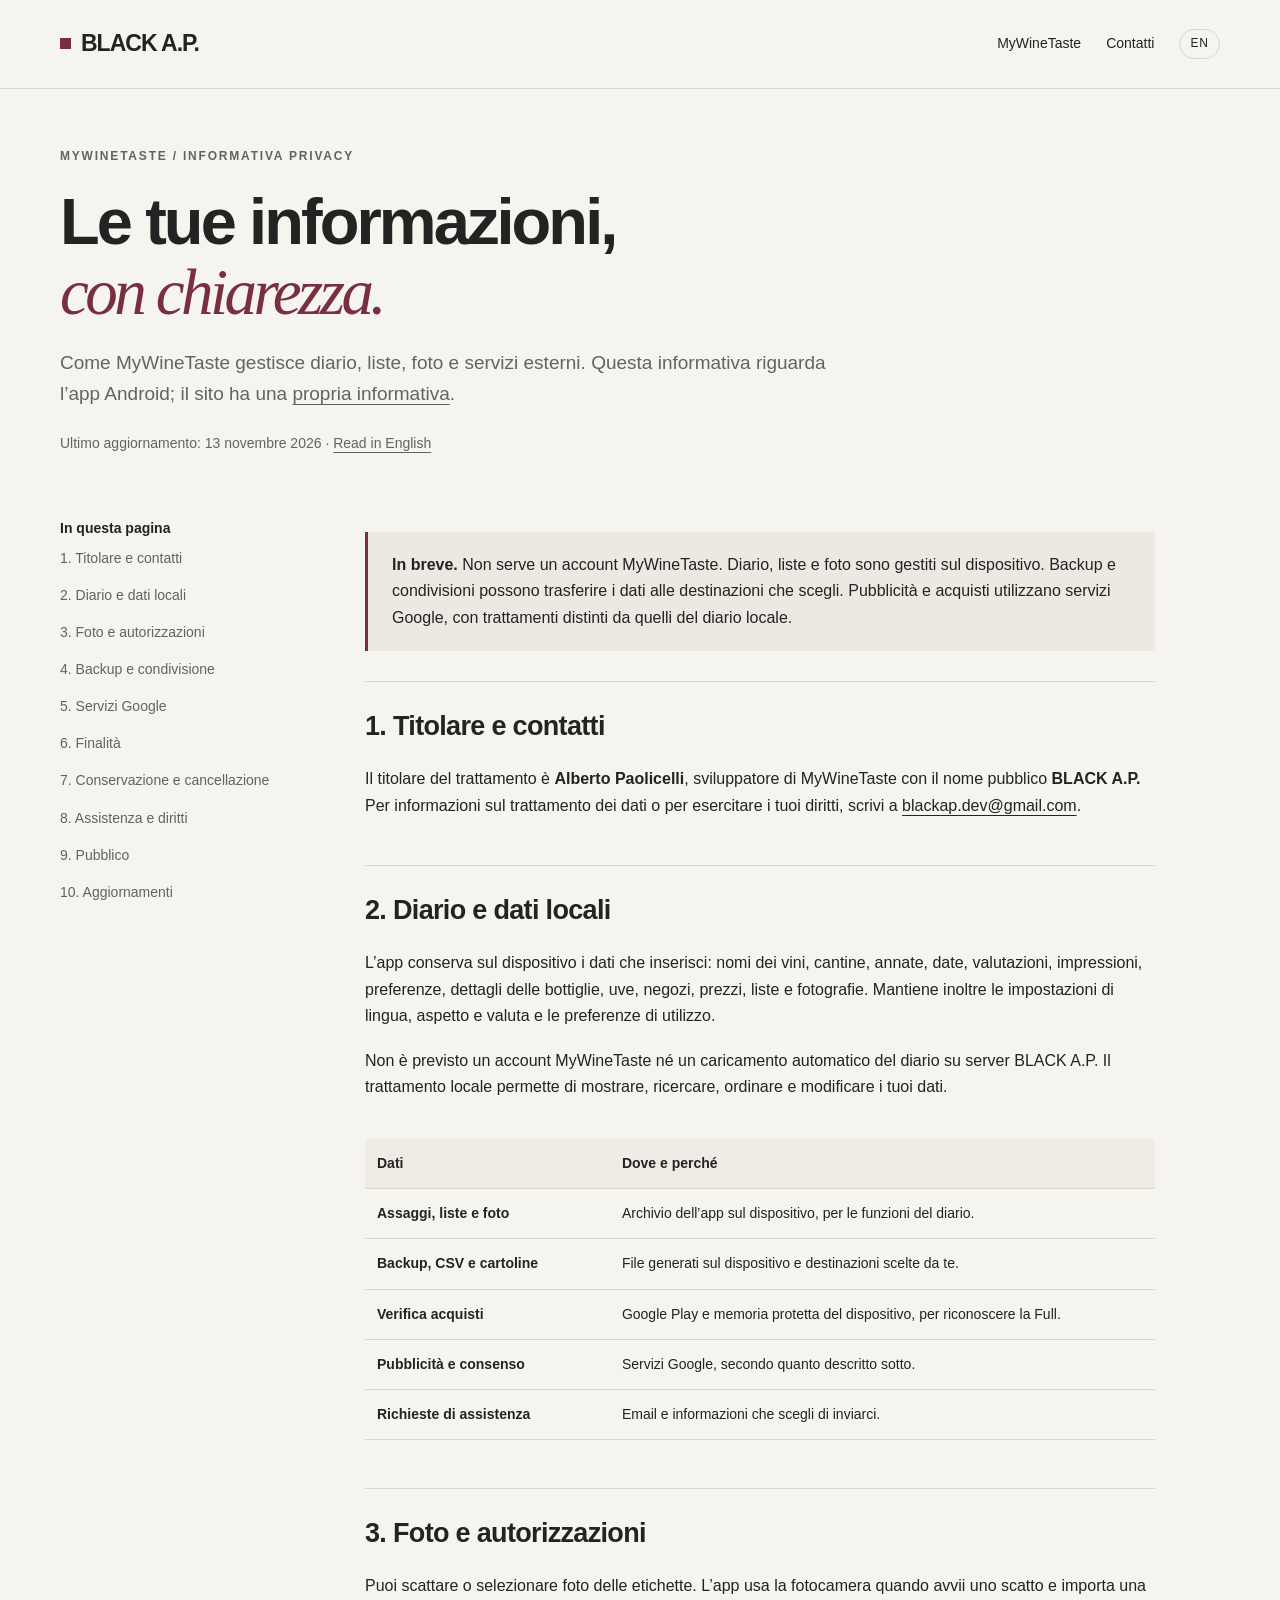
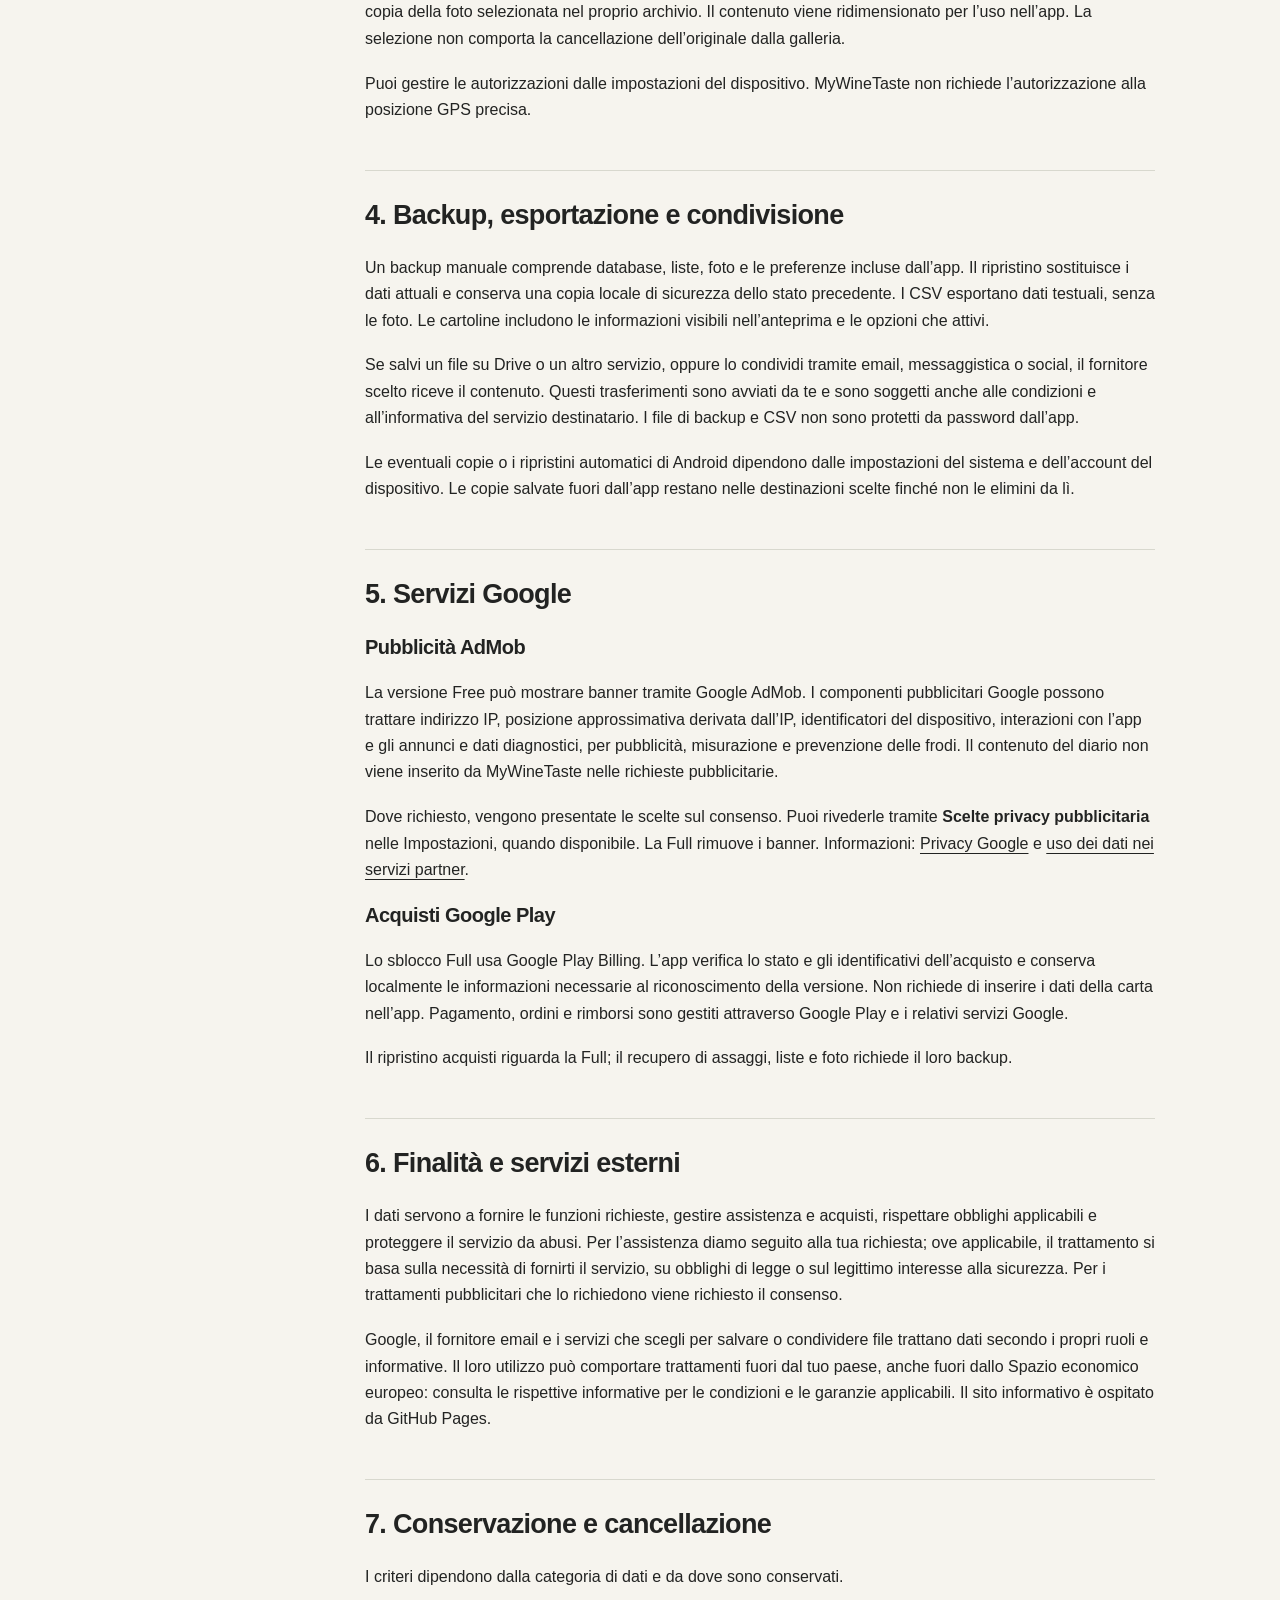
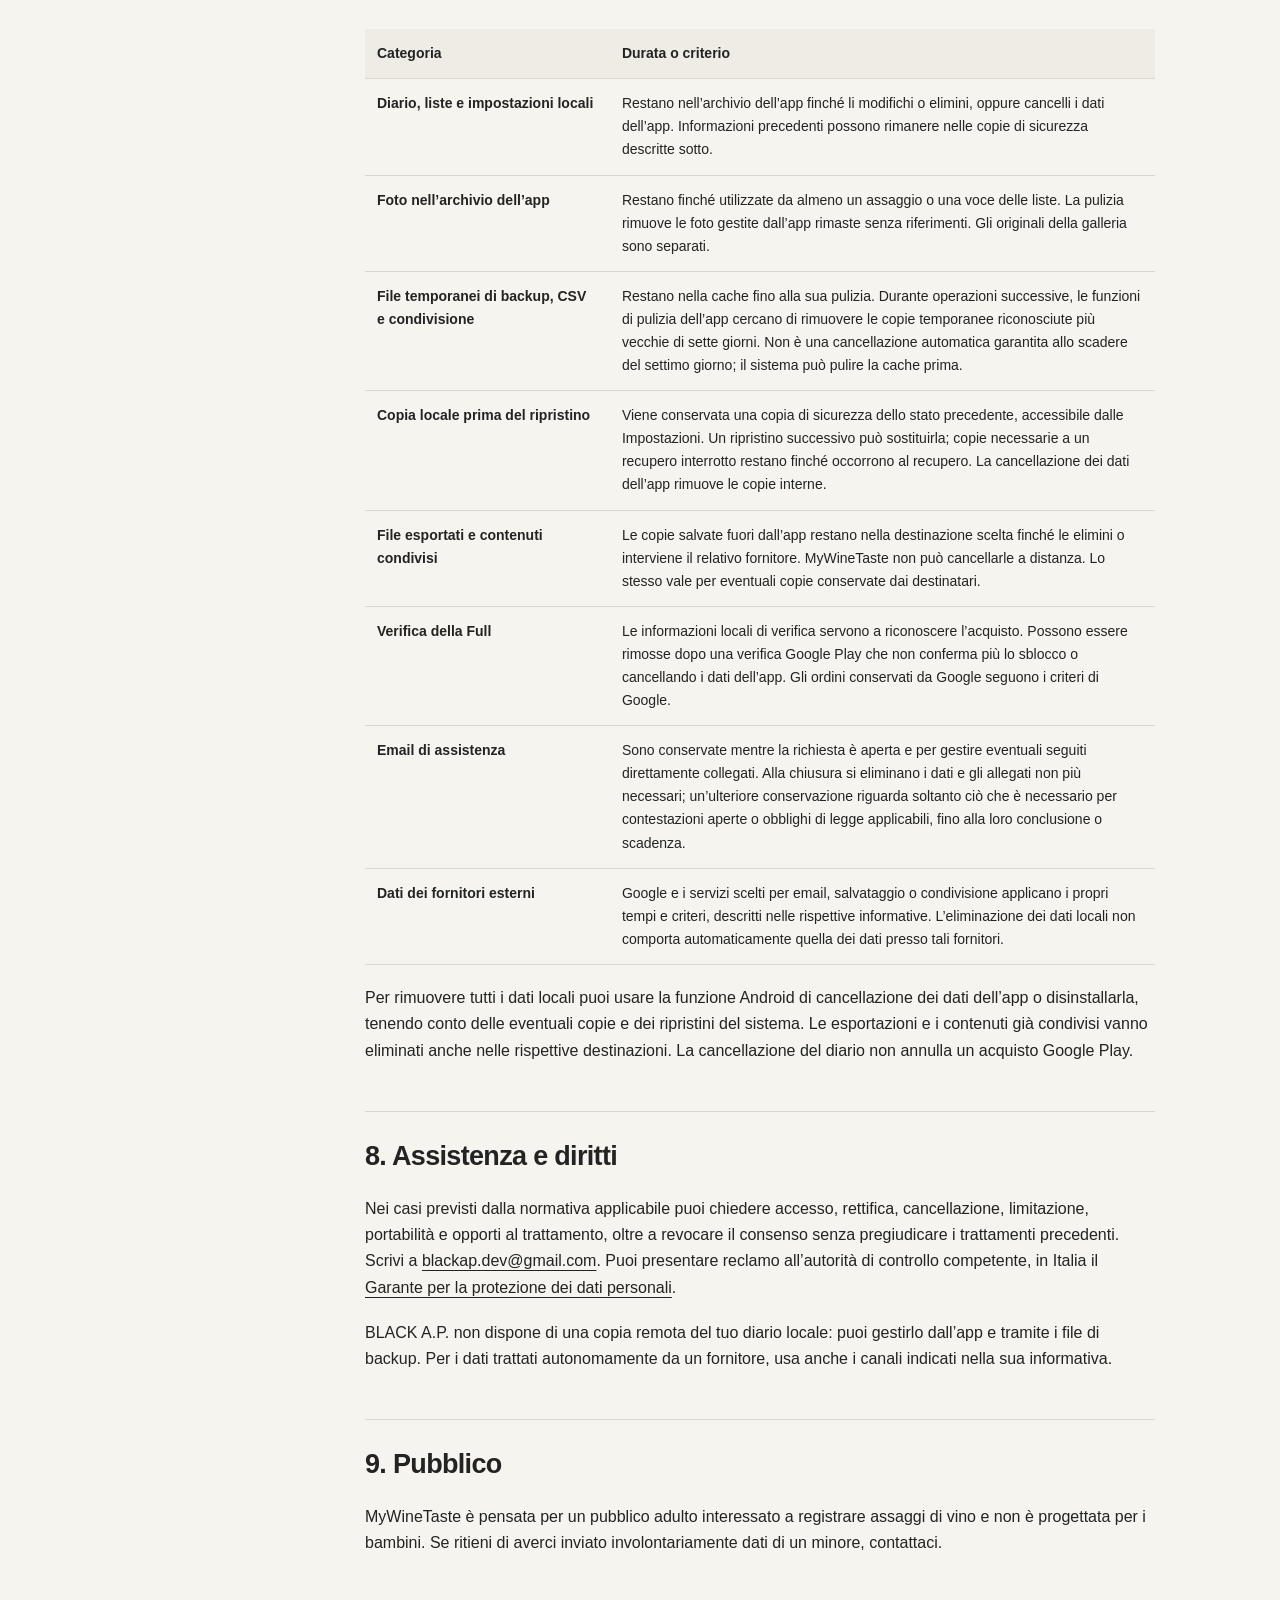
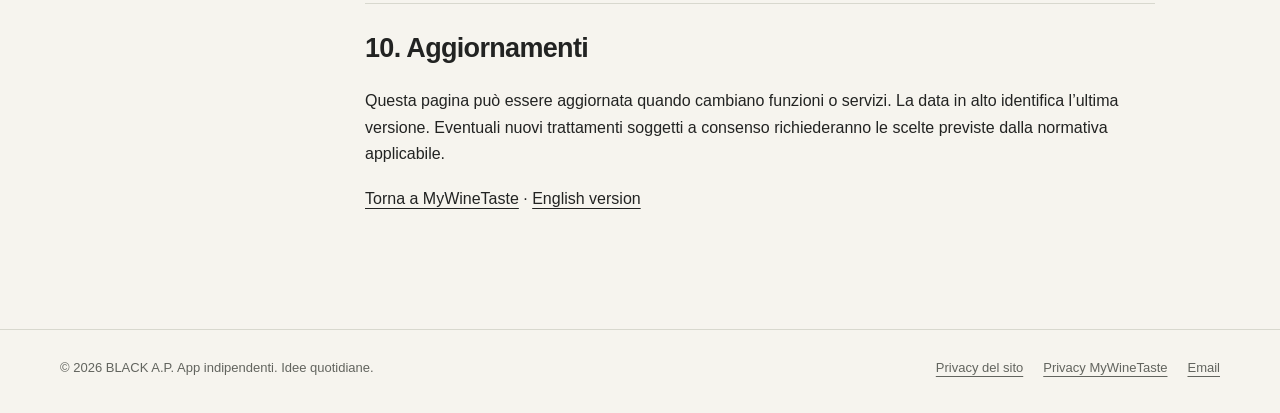
<file: mywinetaste/privacy/index.html>
<!doctype html>
<html lang="it">
<head>
<meta charset="utf-8">
<meta name="viewport" content="width=device-width,initial-scale=1">
<meta name="theme-color" content="#222322">
<meta name="description" content="Informativa privacy di MyWineTaste: dati sul dispositivo, foto, backup, condivisione, pubblicit&#224; AdMob, acquisti Google Play e contatti.">
<meta name="referrer" content="strict-origin-when-cross-origin">
<title>Privacy MyWineTaste | BLACK A.P.</title>
<link rel="canonical" href="https://blackap-dev.github.io/mywinetaste/privacy/">
<link rel="alternate" hreflang="it" href="https://blackap-dev.github.io/mywinetaste/privacy/">
<link rel="alternate" hreflang="en" href="https://blackap-dev.github.io/mywinetaste/privacy/en/">
<link rel="icon" href="../../assets/favicon.svg" type="image/svg+xml">
<link rel="stylesheet" href="../../assets/site.css">
<meta property="og:type" content="website">
<meta property="og:title" content="Privacy MyWineTaste | BLACK A.P.">
<meta property="og:description" content="Informativa privacy di MyWineTaste: dati sul dispositivo, foto, backup, condivisione, pubblicit&#224; AdMob, acquisti Google Play e contatti.">
<meta property="og:url" content="https://blackap-dev.github.io/mywinetaste/privacy/">
<meta property="og:site_name" content="BLACK A.P.">
</head>
<body>
<a class="skip" href="#main">Vai al contenuto</a>
<header class="site-header"><div class="wrap header-inner">
<a class="brand" href="../../" aria-label="BLACK A.P. home"><span class="brand-mark" aria-hidden="true"></span>BLACK A.P.</a>
<nav aria-label="Navigazione principale">
<a href="../../mywinetaste/">MyWineTaste</a><a href="mailto:blackap.dev@gmail.com">Contatti</a><a class="lang" href="../../mywinetaste/privacy/en/" lang="en" aria-label="Read in English">EN</a>
</nav></div></header>
<main id="main" class="wrap">
<header class="legal-hero"><span class="eyebrow">MyWineTaste / Informativa privacy</span><h1>Le tue informazioni,<br><span class="accent">con chiarezza.</span></h1><p class="lead">Come MyWineTaste gestisce diario, liste, foto e servizi esterni. Questa informativa riguarda l’app Android; il sito ha una <a href="../../privacy/">propria informativa</a>.</p><p class="note">Ultimo aggiornamento: <time datetime="2026-11-13">13 novembre 2026</time> · <a href="en/" lang="en">Read in English</a></p></header>
<div class="legal-layout"><nav class="toc" aria-label="Indice informativa"><strong>In questa pagina</strong><a href="#contact">1. Titolare e contatti</a><a href="#local">2. Diario e dati locali</a><a href="#photos">3. Foto e autorizzazioni</a><a href="#exports">4. Backup e condivisione</a><a href="#google">5. Servizi Google</a><a href="#purposes">6. Finalità</a><a href="#retention">7. Conservazione e cancellazione</a><a href="#rights">8. Assistenza e diritti</a><a href="#audience">9. Pubblico</a><a href="#changes">10. Aggiornamenti</a></nav>
<article class="legal-body">
<div class="summary-box"><p><strong>In breve.</strong> Non serve un account MyWineTaste. Diario, liste e foto sono gestiti sul dispositivo. Backup e condivisioni possono trasferire i dati alle destinazioni che scegli. Pubblicità e acquisti utilizzano servizi Google, con trattamenti distinti da quelli del diario locale.</p></div>
<section id="contact"><h2>1. Titolare e contatti</h2><p>Il titolare del trattamento è <strong>Alberto Paolicelli</strong>, sviluppatore di MyWineTaste con il nome pubblico <strong>BLACK A.P.</strong> Per informazioni sul trattamento dei dati o per esercitare i tuoi diritti, scrivi a <a href="mailto:blackap.dev@gmail.com">blackap.dev@gmail.com</a>.</p></section>
<section id="local"><h2>2. Diario e dati locali</h2><p>L’app conserva sul dispositivo i dati che inserisci: nomi dei vini, cantine, annate, date, valutazioni, impressioni, preferenze, dettagli delle bottiglie, uve, negozi, prezzi, liste e fotografie. Mantiene inoltre le impostazioni di lingua, aspetto e valuta e le preferenze di utilizzo.</p><p>Non è previsto un account MyWineTaste né un caricamento automatico del diario su server BLACK A.P. Il trattamento locale permette di mostrare, ricercare, ordinare e modificare i tuoi dati.</p>
<div class="table-scroll"><table><caption class="sr-only">Categorie di dati e loro destinazione</caption><thead><tr><th scope="col">Dati</th><th scope="col">Dove e perché</th></tr></thead><tbody><tr><td>Assaggi, liste e foto</td><td>Archivio dell’app sul dispositivo, per le funzioni del diario.</td></tr><tr><td>Backup, CSV e cartoline</td><td>File generati sul dispositivo e destinazioni scelte da te.</td></tr><tr><td>Verifica acquisti</td><td>Google Play e memoria protetta del dispositivo, per riconoscere la Full.</td></tr><tr><td>Pubblicità e consenso</td><td>Servizi Google, secondo quanto descritto sotto.</td></tr><tr><td>Richieste di assistenza</td><td>Email e informazioni che scegli di inviarci.</td></tr></tbody></table></div></section>
<section id="photos"><h2>3. Foto e autorizzazioni</h2><p>Puoi scattare o selezionare foto delle etichette. L’app usa la fotocamera quando avvii uno scatto e importa una copia della foto selezionata nel proprio archivio. Il contenuto viene ridimensionato per l’uso nell’app. La selezione non comporta la cancellazione dell’originale dalla galleria.</p><p>Puoi gestire le autorizzazioni dalle impostazioni del dispositivo. MyWineTaste non richiede l’autorizzazione alla posizione GPS precisa.</p></section>
<section id="exports"><h2>4. Backup, esportazione e condivisione</h2><p>Un backup manuale comprende database, liste, foto e le preferenze incluse dall’app. Il ripristino sostituisce i dati attuali e conserva una copia locale di sicurezza dello stato precedente. I CSV esportano dati testuali, senza le foto. Le cartoline includono le informazioni visibili nell’anteprima e le opzioni che attivi.</p><p>Se salvi un file su Drive o un altro servizio, oppure lo condividi tramite email, messaggistica o social, il fornitore scelto riceve il contenuto. Questi trasferimenti sono avviati da te e sono soggetti anche alle condizioni e all’informativa del servizio destinatario. I file di backup e CSV non sono protetti da password dall’app.</p><p>Le eventuali copie o i ripristini automatici di Android dipendono dalle impostazioni del sistema e dell’account del dispositivo. Le copie salvate fuori dall’app restano nelle destinazioni scelte finché non le elimini da lì.</p></section>
<section id="google"><h2>5. Servizi Google</h2><h3>Pubblicità AdMob</h3><p>La versione Free può mostrare banner tramite Google AdMob. I componenti pubblicitari Google possono trattare indirizzo IP, posizione approssimativa derivata dall’IP, identificatori del dispositivo, interazioni con l’app e gli annunci e dati diagnostici, per pubblicità, misurazione e prevenzione delle frodi. Il contenuto del diario non viene inserito da MyWineTaste nelle richieste pubblicitarie.</p><p>Dove richiesto, vengono presentate le scelte sul consenso. Puoi rivederle tramite <strong>Scelte privacy pubblicitaria</strong> nelle Impostazioni, quando disponibile. La Full rimuove i banner. Informazioni: <a href="https://policies.google.com/privacy">Privacy Google</a> e <a href="https://policies.google.com/technologies/partner-sites">uso dei dati nei servizi partner</a>.</p>
<h3>Acquisti Google Play</h3><p>Lo sblocco Full usa Google Play Billing. L’app verifica lo stato e gli identificativi dell’acquisto e conserva localmente le informazioni necessarie al riconoscimento della versione. Non richiede di inserire i dati della carta nell’app. Pagamento, ordini e rimborsi sono gestiti attraverso Google Play e i relativi servizi Google.</p><p>Il ripristino acquisti riguarda la Full; il recupero di assaggi, liste e foto richiede il loro backup.</p></section>
<section id="purposes"><h2>6. Finalità e servizi esterni</h2><p>I dati servono a fornire le funzioni richieste, gestire assistenza e acquisti, rispettare obblighi applicabili e proteggere il servizio da abusi. Per l’assistenza diamo seguito alla tua richiesta; ove applicabile, il trattamento si basa sulla necessità di fornirti il servizio, su obblighi di legge o sul legittimo interesse alla sicurezza. Per i trattamenti pubblicitari che lo richiedono viene richiesto il consenso.</p><p>Google, il fornitore email e i servizi che scegli per salvare o condividere file trattano dati secondo i propri ruoli e informative. Il loro utilizzo può comportare trattamenti fuori dal tuo paese, anche fuori dallo Spazio economico europeo: consulta le rispettive informative per le condizioni e le garanzie applicabili. Il sito informativo è ospitato da GitHub Pages.</p></section>
<section id="retention"><h2>7. Conservazione e cancellazione</h2><p>I criteri dipendono dalla categoria di dati e da dove sono conservati.</p>
<div class="table-scroll"><table><caption class="sr-only">Criteri di conservazione per categoria di dati</caption><thead><tr><th scope="col">Categoria</th><th scope="col">Durata o criterio</th></tr></thead><tbody>
<tr><td>Diario, liste e impostazioni locali</td><td>Restano nell’archivio dell’app finché li modifichi o elimini, oppure cancelli i dati dell’app. Informazioni precedenti possono rimanere nelle copie di sicurezza descritte sotto.</td></tr>
<tr><td>Foto nell’archivio dell’app</td><td>Restano finché utilizzate da almeno un assaggio o una voce delle liste. La pulizia rimuove le foto gestite dall’app rimaste senza riferimenti. Gli originali della galleria sono separati.</td></tr>
<tr><td>File temporanei di backup, CSV e condivisione</td><td>Restano nella cache fino alla sua pulizia. Durante operazioni successive, le funzioni di pulizia dell’app cercano di rimuovere le copie temporanee riconosciute più vecchie di sette giorni. Non è una cancellazione automatica garantita allo scadere del settimo giorno; il sistema può pulire la cache prima.</td></tr>
<tr><td>Copia locale prima del ripristino</td><td>Viene conservata una copia di sicurezza dello stato precedente, accessibile dalle Impostazioni. Un ripristino successivo può sostituirla; copie necessarie a un recupero interrotto restano finché occorrono al recupero. La cancellazione dei dati dell’app rimuove le copie interne.</td></tr>
<tr><td>File esportati e contenuti condivisi</td><td>Le copie salvate fuori dall’app restano nella destinazione scelta finché le elimini o interviene il relativo fornitore. MyWineTaste non può cancellarle a distanza. Lo stesso vale per eventuali copie conservate dai destinatari.</td></tr>
<tr><td>Verifica della Full</td><td>Le informazioni locali di verifica servono a riconoscere l’acquisto. Possono essere rimosse dopo una verifica Google Play che non conferma più lo sblocco o cancellando i dati dell’app. Gli ordini conservati da Google seguono i criteri di Google.</td></tr>
<tr><td>Email di assistenza</td><td>Sono conservate mentre la richiesta è aperta e per gestire eventuali seguiti direttamente collegati. Alla chiusura si eliminano i dati e gli allegati non più necessari; un’ulteriore conservazione riguarda soltanto ciò che è necessario per contestazioni aperte o obblighi di legge applicabili, fino alla loro conclusione o scadenza.</td></tr>
<tr><td>Dati dei fornitori esterni</td><td>Google e i servizi scelti per email, salvataggio o condivisione applicano i propri tempi e criteri, descritti nelle rispettive informative. L’eliminazione dei dati locali non comporta automaticamente quella dei dati presso tali fornitori.</td></tr>
</tbody></table></div>
<p>Per rimuovere tutti i dati locali puoi usare la funzione Android di cancellazione dei dati dell’app o disinstallarla, tenendo conto delle eventuali copie e dei ripristini del sistema. Le esportazioni e i contenuti già condivisi vanno eliminati anche nelle rispettive destinazioni. La cancellazione del diario non annulla un acquisto Google Play.</p></section>
<section id="rights"><h2>8. Assistenza e diritti</h2><p>Nei casi previsti dalla normativa applicabile puoi chiedere accesso, rettifica, cancellazione, limitazione, portabilità e opporti al trattamento, oltre a revocare il consenso senza pregiudicare i trattamenti precedenti. Scrivi a <a href="mailto:blackap.dev@gmail.com">blackap.dev@gmail.com</a>. Puoi presentare reclamo all’autorità di controllo competente, in Italia il <a href="https://www.garanteprivacy.it/">Garante per la protezione dei dati personali</a>.</p><p>BLACK A.P. non dispone di una copia remota del tuo diario locale: puoi gestirlo dall’app e tramite i file di backup. Per i dati trattati autonomamente da un fornitore, usa anche i canali indicati nella sua informativa.</p></section>
<section id="audience"><h2>9. Pubblico</h2><p>MyWineTaste è pensata per un pubblico adulto interessato a registrare assaggi di vino e non è progettata per i bambini. Se ritieni di averci inviato involontariamente dati di un minore, contattaci.</p></section>
<section id="changes"><h2>10. Aggiornamenti</h2><p>Questa pagina può essere aggiornata quando cambiano funzioni o servizi. La data in alto identifica l’ultima versione. Eventuali nuovi trattamenti soggetti a consenso richiederanno le scelte previste dalla normativa applicabile.</p><p><a href="../">Torna a MyWineTaste</a> · <a href="en/" lang="en">English version</a></p></section>
</article></div></main>
<footer class="site-footer"><div class="wrap footer-inner">
<div>© 2026 BLACK A.P. <span>App indipendenti. Idee quotidiane.</span></div>
<div class="footer-links"><a href="../../privacy/">Privacy del sito</a><a href="../../mywinetaste/privacy/">Privacy MyWineTaste</a><a href="mailto:blackap.dev@gmail.com">Email</a></div>
</div></footer>
</body></html>
</file>
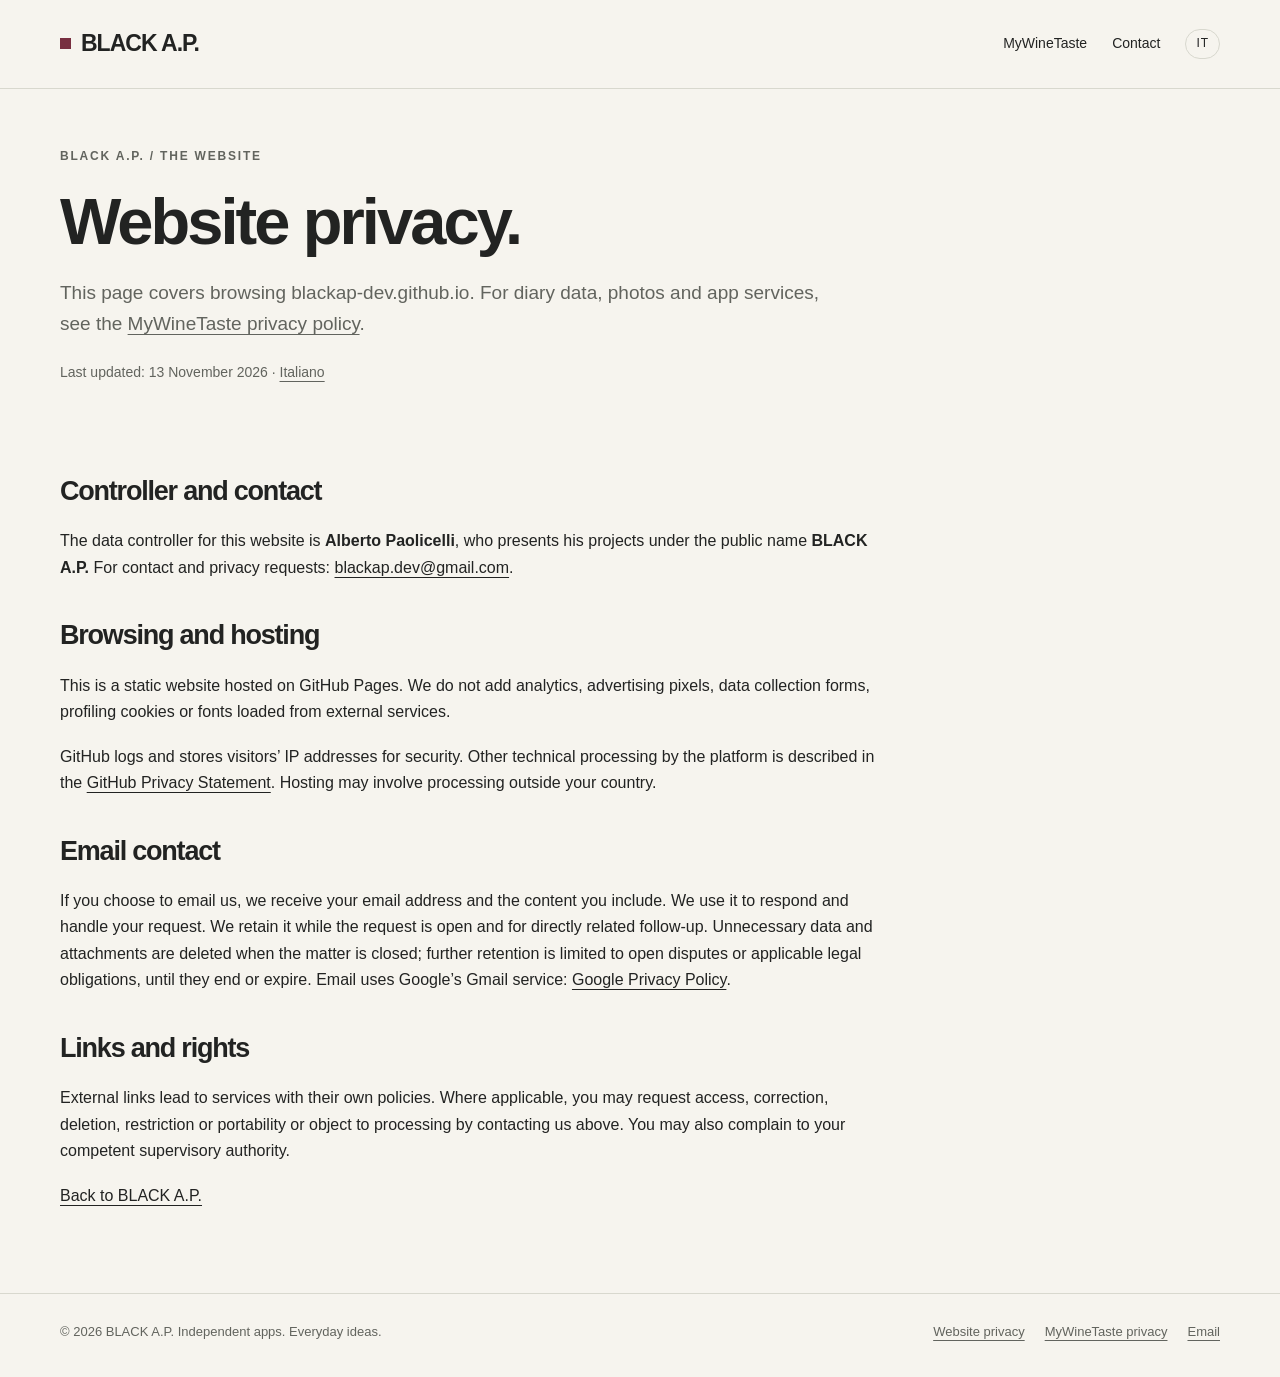
<file: privacy/en/index.html>
<!doctype html>
<html lang="en">
<head>
<meta charset="utf-8">
<meta name="viewport" content="width=device-width,initial-scale=1">
<meta name="theme-color" content="#222322">
<meta name="description" content="BLACK A.P. website privacy: GitHub Pages hosting, no added analytics, email contact and your rights.">
<meta name="referrer" content="strict-origin-when-cross-origin">
<title>Website privacy | BLACK A.P.</title>
<link rel="canonical" href="https://blackap-dev.github.io/privacy/en/">
<link rel="alternate" hreflang="en" href="https://blackap-dev.github.io/privacy/en/">
<link rel="alternate" hreflang="it" href="https://blackap-dev.github.io/privacy/">
<link rel="icon" href="../../assets/favicon.svg" type="image/svg+xml">
<link rel="stylesheet" href="../../assets/site.css">
<meta property="og:type" content="website">
<meta property="og:title" content="Website privacy | BLACK A.P.">
<meta property="og:description" content="BLACK A.P. website privacy: GitHub Pages hosting, no added analytics, email contact and your rights.">
<meta property="og:url" content="https://blackap-dev.github.io/privacy/en/">
<meta property="og:site_name" content="BLACK A.P.">
</head>
<body>
<a class="skip" href="#main">Skip to content</a>
<header class="site-header"><div class="wrap header-inner">
<a class="brand" href="../../en/" aria-label="BLACK A.P. home"><span class="brand-mark" aria-hidden="true"></span>BLACK A.P.</a>
<nav aria-label="Main navigation">
<a href="../../mywinetaste/en/">MyWineTaste</a><a href="mailto:blackap.dev@gmail.com">Contact</a><a class="lang" href="../../privacy/" lang="it" aria-label="Leggi in italiano">IT</a>
</nav></div></header>
<main id="main" class="wrap"><header class="legal-hero"><span class="eyebrow">BLACK A.P. / The website</span><h1>Website privacy.</h1><p class="lead">This page covers browsing blackap-dev.github.io. For diary data, photos and app services, see the <a href="../../mywinetaste/privacy/en/">MyWineTaste privacy policy</a>.</p><p class="note">Last updated: <time datetime="2026-11-13">13 November 2026</time> · <a href="../" lang="it">Italiano</a></p></header>
<article class="legal-short">
<h2>Controller and contact</h2><p>The data controller for this website is <strong>Alberto Paolicelli</strong>, who presents his projects under the public name <strong>BLACK A.P.</strong> For contact and privacy requests: <a href="mailto:blackap.dev@gmail.com">blackap.dev@gmail.com</a>.</p>
<h2>Browsing and hosting</h2><p>This is a static website hosted on GitHub Pages. We do not add analytics, advertising pixels, data collection forms, profiling cookies or fonts loaded from external services.</p><p>GitHub logs and stores visitors’ IP addresses for security. Other technical processing by the platform is described in the <a href="https://docs.github.com/en/site-policy/privacy-policies/github-general-privacy-statement">GitHub Privacy Statement</a>. Hosting may involve processing outside your country.</p>
<h2>Email contact</h2><p>If you choose to email us, we receive your email address and the content you include. We use it to respond and handle your request. We retain it while the request is open and for directly related follow-up. Unnecessary data and attachments are deleted when the matter is closed; further retention is limited to open disputes or applicable legal obligations, until they end or expire. Email uses Google’s Gmail service: <a href="https://policies.google.com/privacy">Google Privacy Policy</a>.</p>
<h2>Links and rights</h2><p>External links lead to services with their own policies. Where applicable, you may request access, correction, deletion, restriction or portability or object to processing by contacting us above. You may also complain to your competent supervisory authority.</p><p><a href="../../en/">Back to BLACK A.P.</a></p>
</article></main>
<footer class="site-footer"><div class="wrap footer-inner">
<div>© 2026 BLACK A.P. <span>Independent apps. Everyday ideas.</span></div>
<div class="footer-links"><a href="../../privacy/en/">Website privacy</a><a href="../../mywinetaste/privacy/en/">MyWineTaste privacy</a><a href="mailto:blackap.dev@gmail.com">Email</a></div>
</div></footer>
</body></html>
</file>
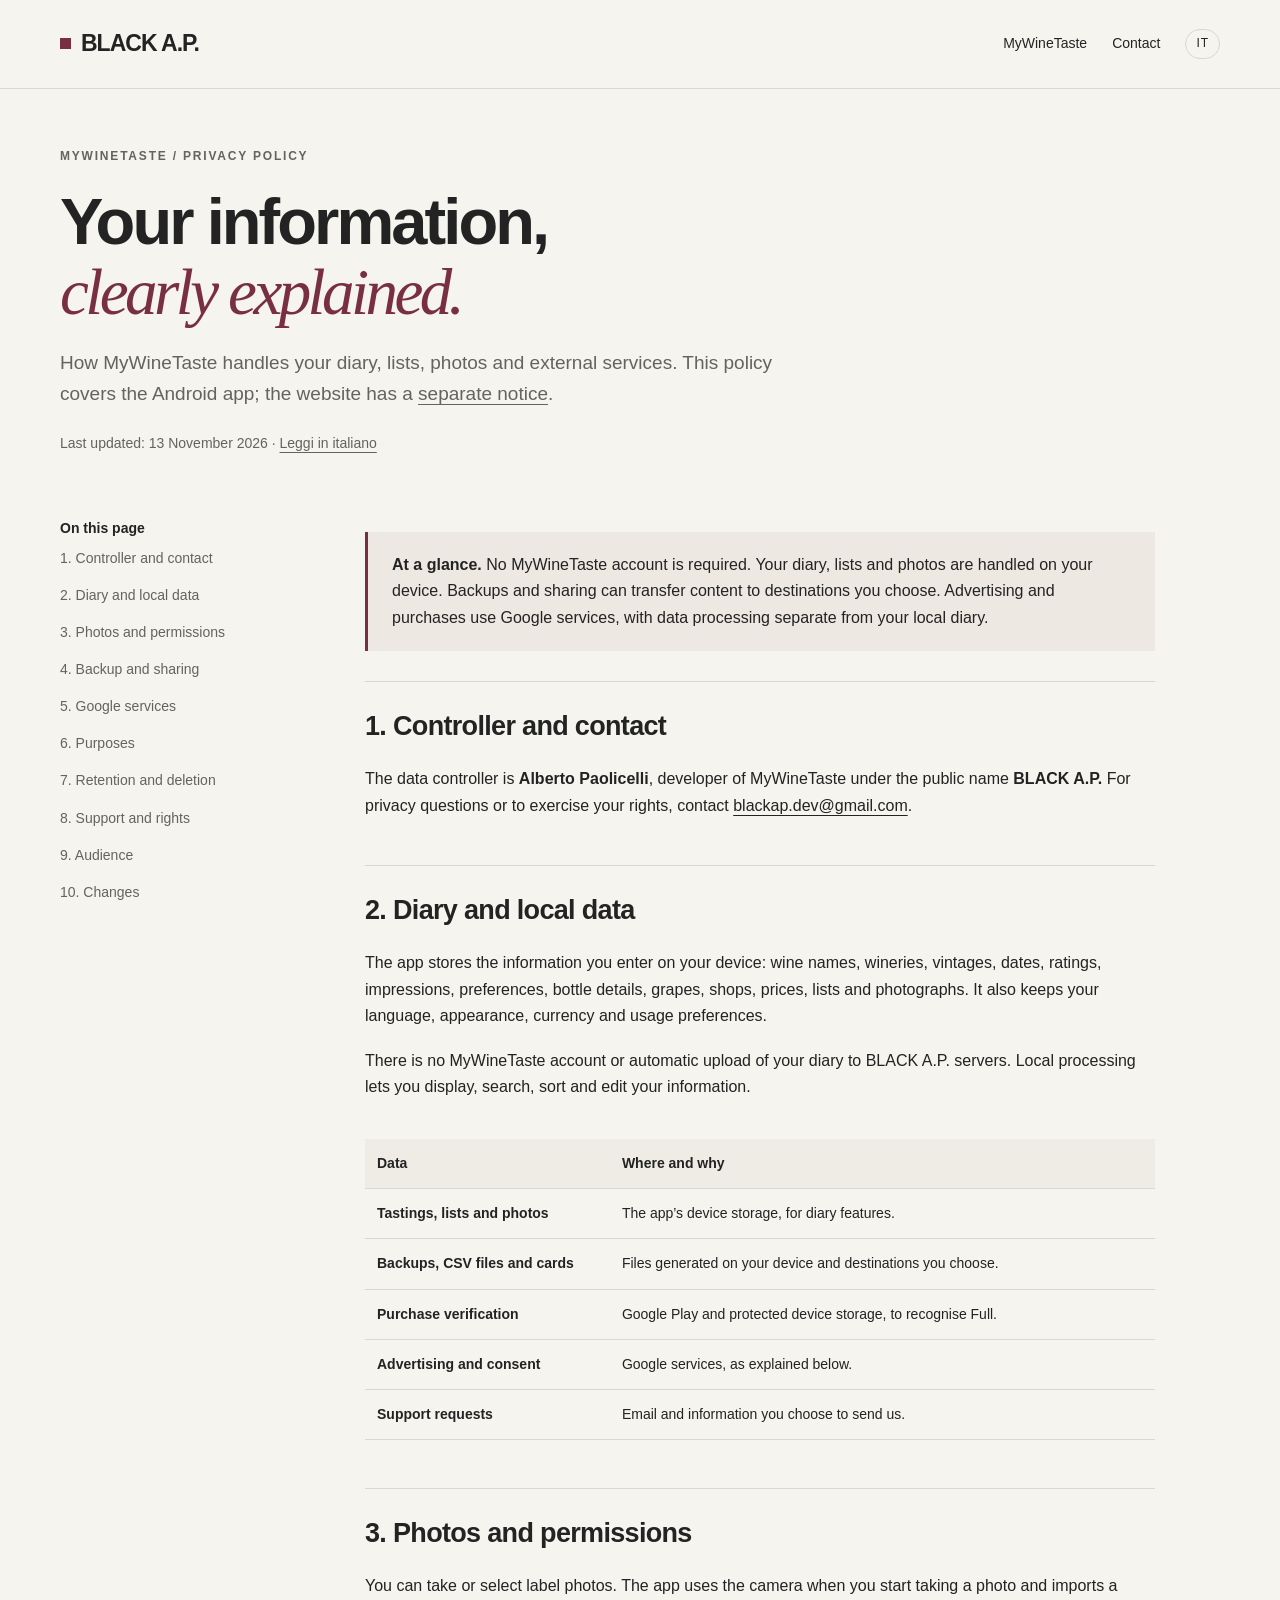
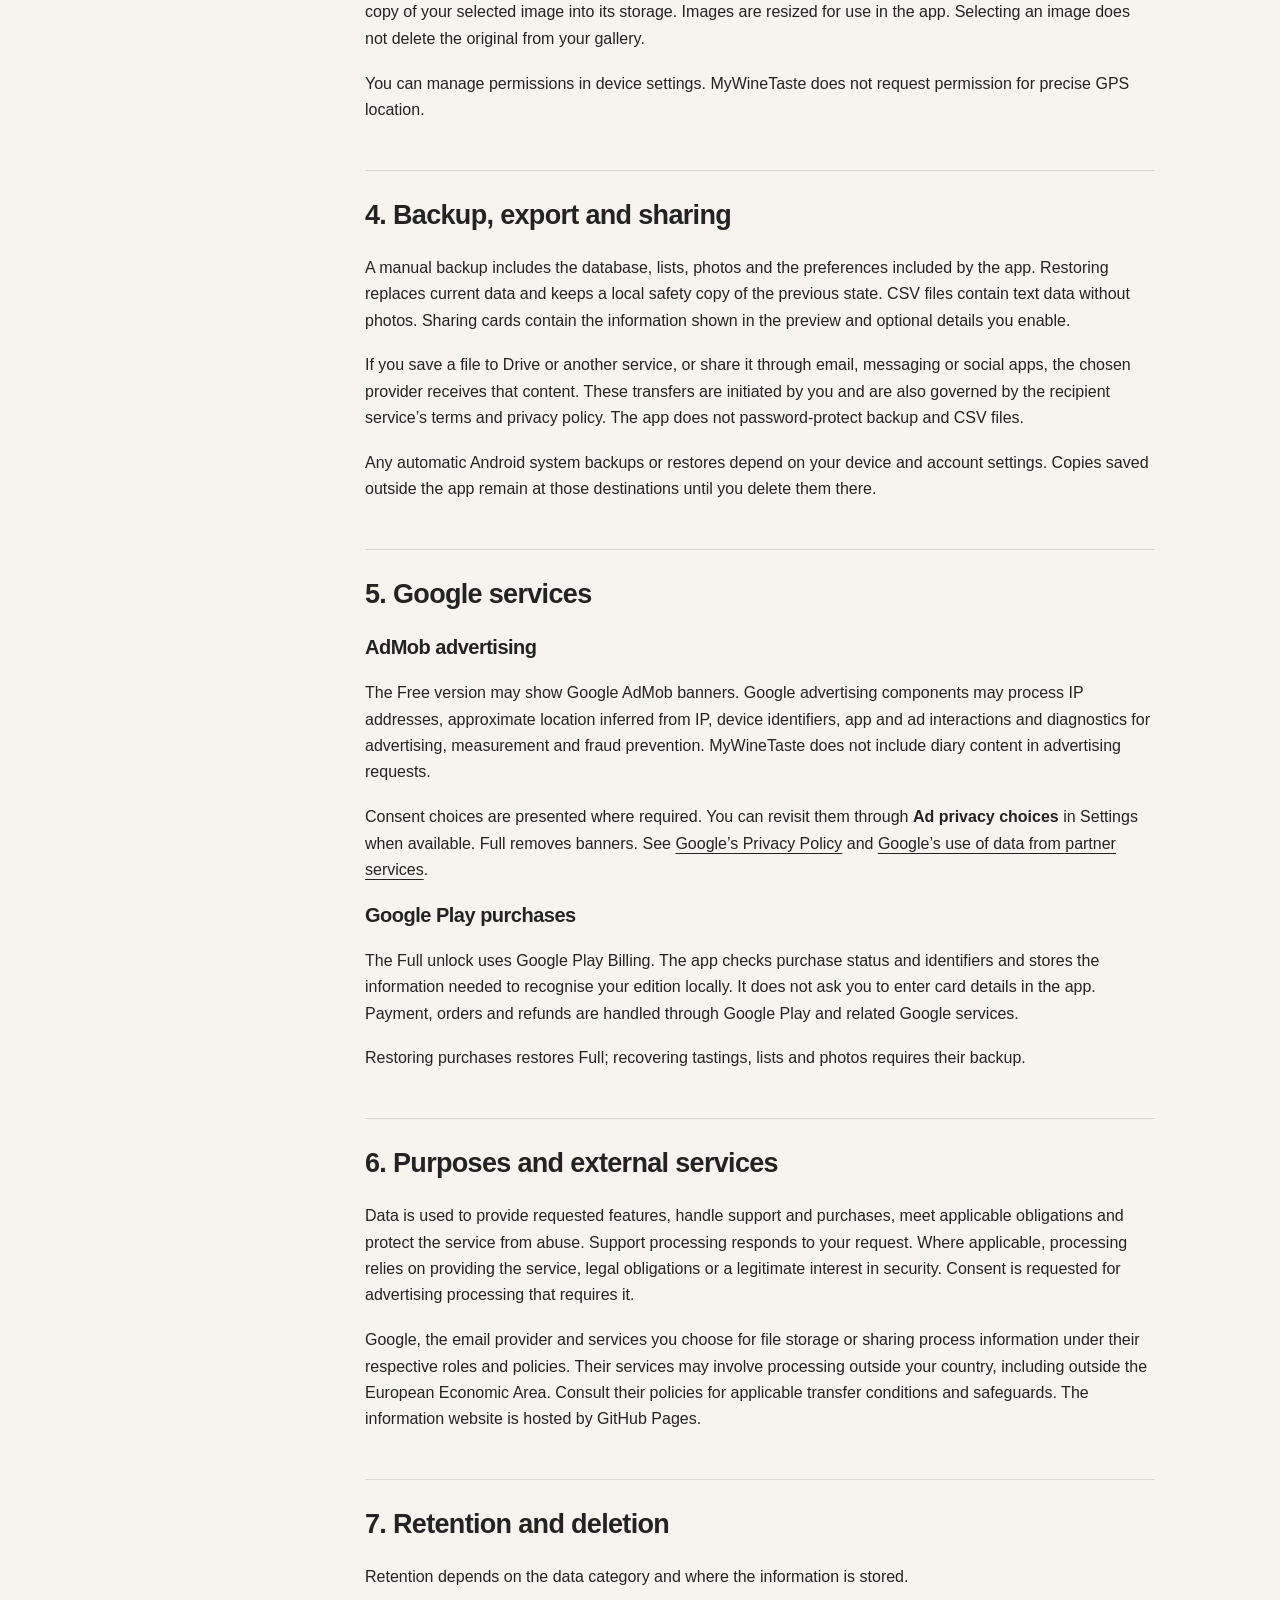
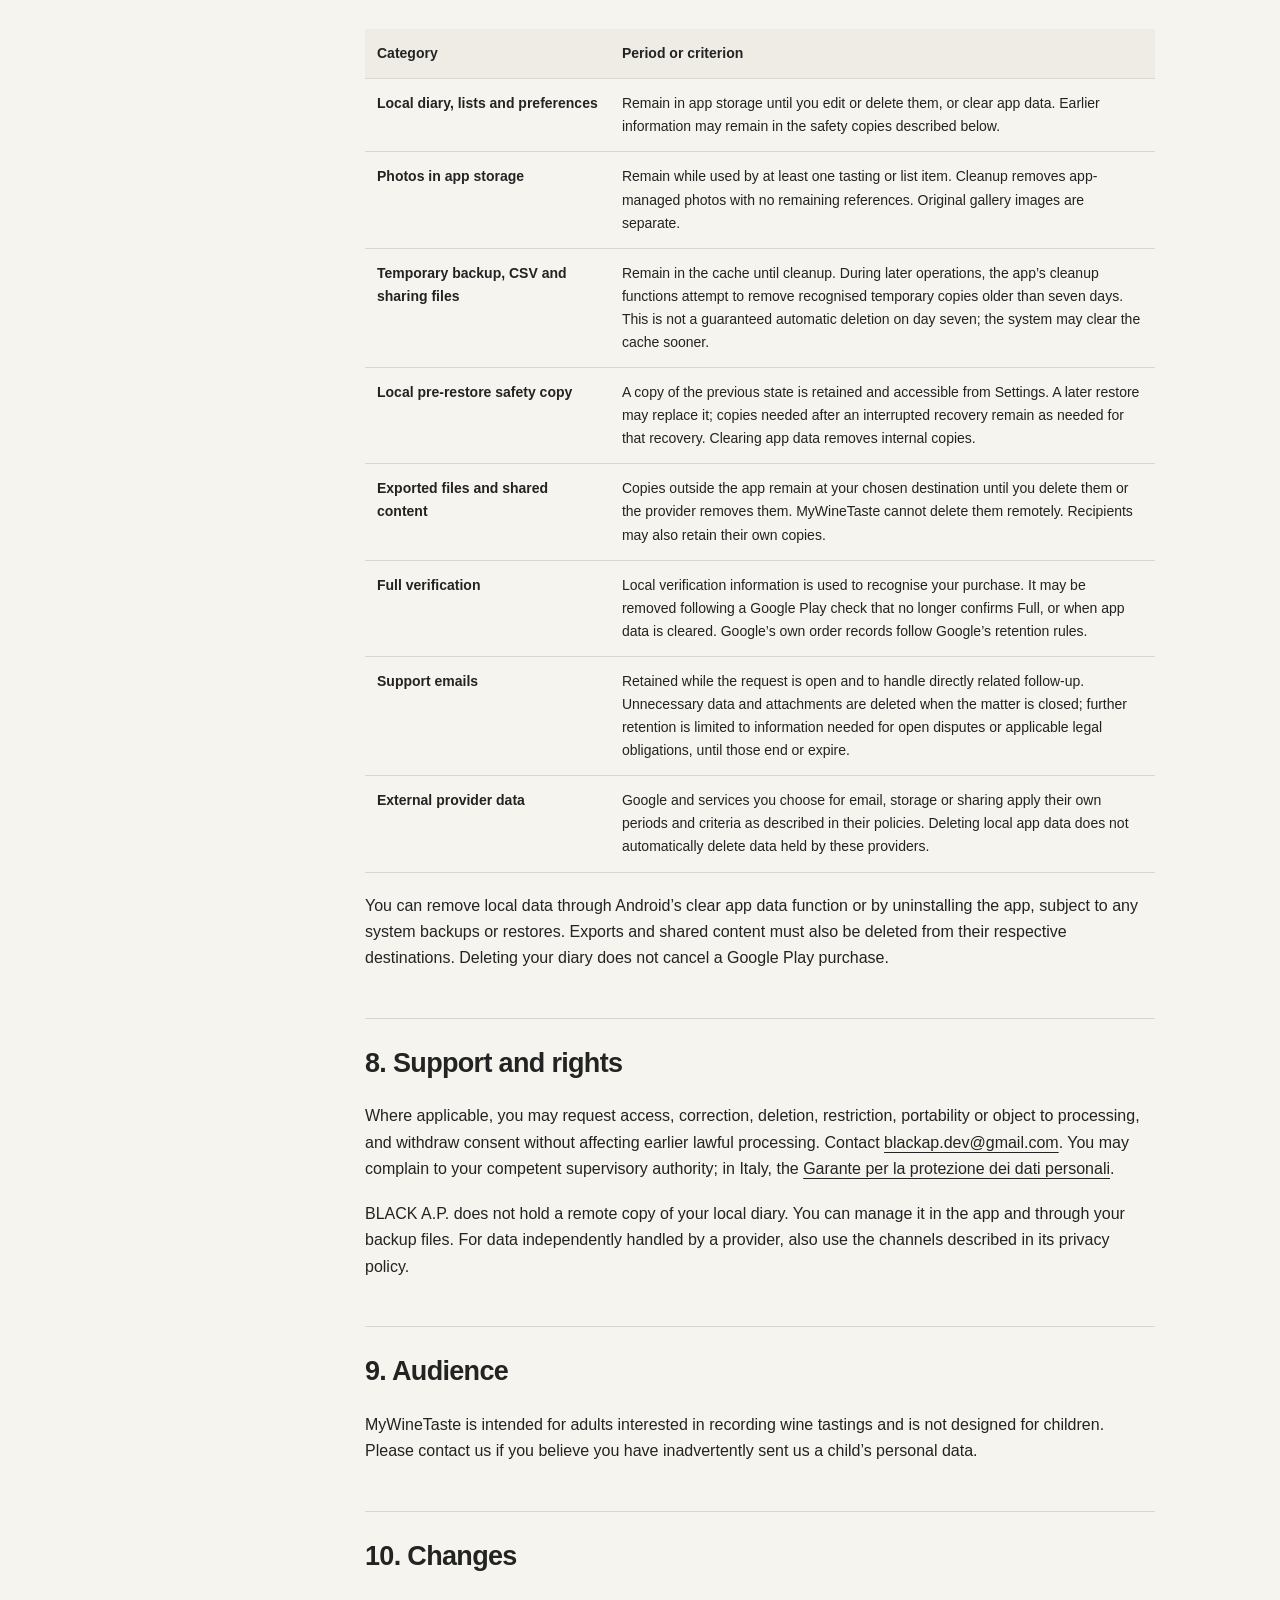
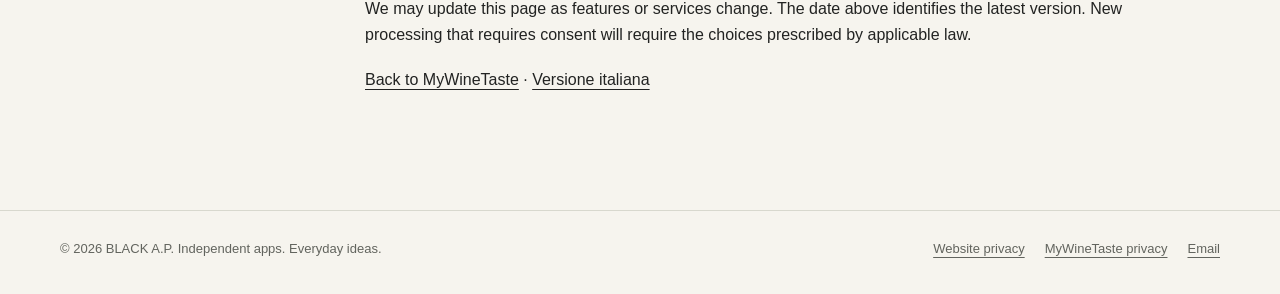
<file: mywinetaste/privacy/en/index.html>
<!doctype html>
<html lang="en">
<head>
<meta charset="utf-8">
<meta name="viewport" content="width=device-width,initial-scale=1">
<meta name="theme-color" content="#222322">
<meta name="description" content="MyWineTaste privacy policy: local diary data, photos, backups, sharing, AdMob advertising, Google Play purchases and contact details.">
<meta name="referrer" content="strict-origin-when-cross-origin">
<title>MyWineTaste privacy policy | BLACK A.P.</title>
<link rel="canonical" href="https://blackap-dev.github.io/mywinetaste/privacy/en/">
<link rel="alternate" hreflang="en" href="https://blackap-dev.github.io/mywinetaste/privacy/en/">
<link rel="alternate" hreflang="it" href="https://blackap-dev.github.io/mywinetaste/privacy/">
<link rel="icon" href="../../../assets/favicon.svg" type="image/svg+xml">
<link rel="stylesheet" href="../../../assets/site.css">
<meta property="og:type" content="website">
<meta property="og:title" content="MyWineTaste privacy policy | BLACK A.P.">
<meta property="og:description" content="MyWineTaste privacy policy: local diary data, photos, backups, sharing, AdMob advertising, Google Play purchases and contact details.">
<meta property="og:url" content="https://blackap-dev.github.io/mywinetaste/privacy/en/">
<meta property="og:site_name" content="BLACK A.P.">
</head>
<body>
<a class="skip" href="#main">Skip to content</a>
<header class="site-header"><div class="wrap header-inner">
<a class="brand" href="../../../en/" aria-label="BLACK A.P. home"><span class="brand-mark" aria-hidden="true"></span>BLACK A.P.</a>
<nav aria-label="Main navigation">
<a href="../../../mywinetaste/en/">MyWineTaste</a><a href="mailto:blackap.dev@gmail.com">Contact</a><a class="lang" href="../../../mywinetaste/privacy/" lang="it" aria-label="Leggi in italiano">IT</a>
</nav></div></header>
<main id="main" class="wrap">
<header class="legal-hero"><span class="eyebrow">MyWineTaste / Privacy policy</span><h1>Your information,<br><span class="accent">clearly explained.</span></h1><p class="lead">How MyWineTaste handles your diary, lists, photos and external services. This policy covers the Android app; the website has a <a href="../../../privacy/en/">separate notice</a>.</p><p class="note">Last updated: <time datetime="2026-11-13">13 November 2026</time> · <a href="../" lang="it">Leggi in italiano</a></p></header>
<div class="legal-layout"><nav class="toc" aria-label="Policy contents"><strong>On this page</strong><a href="#contact">1. Controller and contact</a><a href="#local">2. Diary and local data</a><a href="#photos">3. Photos and permissions</a><a href="#exports">4. Backup and sharing</a><a href="#google">5. Google services</a><a href="#purposes">6. Purposes</a><a href="#retention">7. Retention and deletion</a><a href="#rights">8. Support and rights</a><a href="#audience">9. Audience</a><a href="#changes">10. Changes</a></nav>
<article class="legal-body">
<div class="summary-box"><p><strong>At a glance.</strong> No MyWineTaste account is required. Your diary, lists and photos are handled on your device. Backups and sharing can transfer content to destinations you choose. Advertising and purchases use Google services, with data processing separate from your local diary.</p></div>
<section id="contact"><h2>1. Controller and contact</h2><p>The data controller is <strong>Alberto Paolicelli</strong>, developer of MyWineTaste under the public name <strong>BLACK A.P.</strong> For privacy questions or to exercise your rights, contact <a href="mailto:blackap.dev@gmail.com">blackap.dev@gmail.com</a>.</p></section>
<section id="local"><h2>2. Diary and local data</h2><p>The app stores the information you enter on your device: wine names, wineries, vintages, dates, ratings, impressions, preferences, bottle details, grapes, shops, prices, lists and photographs. It also keeps your language, appearance, currency and usage preferences.</p><p>There is no MyWineTaste account or automatic upload of your diary to BLACK A.P. servers. Local processing lets you display, search, sort and edit your information.</p>
<div class="table-scroll"><table><caption class="sr-only">Data categories and destinations</caption><thead><tr><th scope="col">Data</th><th scope="col">Where and why</th></tr></thead><tbody><tr><td>Tastings, lists and photos</td><td>The app’s device storage, for diary features.</td></tr><tr><td>Backups, CSV files and cards</td><td>Files generated on your device and destinations you choose.</td></tr><tr><td>Purchase verification</td><td>Google Play and protected device storage, to recognise Full.</td></tr><tr><td>Advertising and consent</td><td>Google services, as explained below.</td></tr><tr><td>Support requests</td><td>Email and information you choose to send us.</td></tr></tbody></table></div></section>
<section id="photos"><h2>3. Photos and permissions</h2><p>You can take or select label photos. The app uses the camera when you start taking a photo and imports a copy of your selected image into its storage. Images are resized for use in the app. Selecting an image does not delete the original from your gallery.</p><p>You can manage permissions in device settings. MyWineTaste does not request permission for precise GPS location.</p></section>
<section id="exports"><h2>4. Backup, export and sharing</h2><p>A manual backup includes the database, lists, photos and the preferences included by the app. Restoring replaces current data and keeps a local safety copy of the previous state. CSV files contain text data without photos. Sharing cards contain the information shown in the preview and optional details you enable.</p><p>If you save a file to Drive or another service, or share it through email, messaging or social apps, the chosen provider receives that content. These transfers are initiated by you and are also governed by the recipient service’s terms and privacy policy. The app does not password-protect backup and CSV files.</p><p>Any automatic Android system backups or restores depend on your device and account settings. Copies saved outside the app remain at those destinations until you delete them there.</p></section>
<section id="google"><h2>5. Google services</h2><h3>AdMob advertising</h3><p>The Free version may show Google AdMob banners. Google advertising components may process IP addresses, approximate location inferred from IP, device identifiers, app and ad interactions and diagnostics for advertising, measurement and fraud prevention. MyWineTaste does not include diary content in advertising requests.</p><p>Consent choices are presented where required. You can revisit them through <strong>Ad privacy choices</strong> in Settings when available. Full removes banners. See <a href="https://policies.google.com/privacy">Google’s Privacy Policy</a> and <a href="https://policies.google.com/technologies/partner-sites">Google’s use of data from partner services</a>.</p>
<h3>Google Play purchases</h3><p>The Full unlock uses Google Play Billing. The app checks purchase status and identifiers and stores the information needed to recognise your edition locally. It does not ask you to enter card details in the app. Payment, orders and refunds are handled through Google Play and related Google services.</p><p>Restoring purchases restores Full; recovering tastings, lists and photos requires their backup.</p></section>
<section id="purposes"><h2>6. Purposes and external services</h2><p>Data is used to provide requested features, handle support and purchases, meet applicable obligations and protect the service from abuse. Support processing responds to your request. Where applicable, processing relies on providing the service, legal obligations or a legitimate interest in security. Consent is requested for advertising processing that requires it.</p><p>Google, the email provider and services you choose for file storage or sharing process information under their respective roles and policies. Their services may involve processing outside your country, including outside the European Economic Area. Consult their policies for applicable transfer conditions and safeguards. The information website is hosted by GitHub Pages.</p></section>
<section id="retention"><h2>7. Retention and deletion</h2><p>Retention depends on the data category and where the information is stored.</p>
<div class="table-scroll"><table><caption class="sr-only">Retention criteria by data category</caption><thead><tr><th scope="col">Category</th><th scope="col">Period or criterion</th></tr></thead><tbody>
<tr><td>Local diary, lists and preferences</td><td>Remain in app storage until you edit or delete them, or clear app data. Earlier information may remain in the safety copies described below.</td></tr>
<tr><td>Photos in app storage</td><td>Remain while used by at least one tasting or list item. Cleanup removes app-managed photos with no remaining references. Original gallery images are separate.</td></tr>
<tr><td>Temporary backup, CSV and sharing files</td><td>Remain in the cache until cleanup. During later operations, the app’s cleanup functions attempt to remove recognised temporary copies older than seven days. This is not a guaranteed automatic deletion on day seven; the system may clear the cache sooner.</td></tr>
<tr><td>Local pre-restore safety copy</td><td>A copy of the previous state is retained and accessible from Settings. A later restore may replace it; copies needed after an interrupted recovery remain as needed for that recovery. Clearing app data removes internal copies.</td></tr>
<tr><td>Exported files and shared content</td><td>Copies outside the app remain at your chosen destination until you delete them or the provider removes them. MyWineTaste cannot delete them remotely. Recipients may also retain their own copies.</td></tr>
<tr><td>Full verification</td><td>Local verification information is used to recognise your purchase. It may be removed following a Google Play check that no longer confirms Full, or when app data is cleared. Google’s own order records follow Google’s retention rules.</td></tr>
<tr><td>Support emails</td><td>Retained while the request is open and to handle directly related follow-up. Unnecessary data and attachments are deleted when the matter is closed; further retention is limited to information needed for open disputes or applicable legal obligations, until those end or expire.</td></tr>
<tr><td>External provider data</td><td>Google and services you choose for email, storage or sharing apply their own periods and criteria as described in their policies. Deleting local app data does not automatically delete data held by these providers.</td></tr>
</tbody></table></div>
<p>You can remove local data through Android’s clear app data function or by uninstalling the app, subject to any system backups or restores. Exports and shared content must also be deleted from their respective destinations. Deleting your diary does not cancel a Google Play purchase.</p></section>
<section id="rights"><h2>8. Support and rights</h2><p>Where applicable, you may request access, correction, deletion, restriction, portability or object to processing, and withdraw consent without affecting earlier lawful processing. Contact <a href="mailto:blackap.dev@gmail.com">blackap.dev@gmail.com</a>. You may complain to your competent supervisory authority; in Italy, the <a href="https://www.garanteprivacy.it/">Garante per la protezione dei dati personali</a>.</p><p>BLACK A.P. does not hold a remote copy of your local diary. You can manage it in the app and through your backup files. For data independently handled by a provider, also use the channels described in its privacy policy.</p></section>
<section id="audience"><h2>9. Audience</h2><p>MyWineTaste is intended for adults interested in recording wine tastings and is not designed for children. Please contact us if you believe you have inadvertently sent us a child’s personal data.</p></section>
<section id="changes"><h2>10. Changes</h2><p>We may update this page as features or services change. The date above identifies the latest version. New processing that requires consent will require the choices prescribed by applicable law.</p><p><a href="../../en/">Back to MyWineTaste</a> · <a href="../" lang="it">Versione italiana</a></p></section>
</article></div></main>
<footer class="site-footer"><div class="wrap footer-inner">
<div>© 2026 BLACK A.P. <span>Independent apps. Everyday ideas.</span></div>
<div class="footer-links"><a href="../../../privacy/en/">Website privacy</a><a href="../../../mywinetaste/privacy/en/">MyWineTaste privacy</a><a href="mailto:blackap.dev@gmail.com">Email</a></div>
</div></footer>
</body></html>
</file>
<file: assets/site.css>
:root{--paper:#f6f4ee;--white:#fffefb;--ink:#222322;--muted:#62645e;--line:#d8d8ce;--wine:#782f40;--wine-dark:#321827;--rose:#f1e3e3;--lime:#d6e878;--radius:24px;--font:Inter,"Segoe UI",Arial,sans-serif}
*{box-sizing:border-box}html{scroll-behavior:smooth;scroll-padding-top:24px}body{margin:0;background:var(--paper);color:var(--ink);font:17px/1.65 var(--font);-webkit-font-smoothing:antialiased}a{color:inherit;text-underline-offset:4px}a:hover{color:var(--wine)}a:focus-visible,summary:focus-visible{outline:3px solid var(--wine);outline-offset:5px;border-radius:3px}img{display:block;max-width:100%}h1,h2,h3,p{margin-top:0}h1,h2,h3{line-height:1.08;letter-spacing:-.045em;font-weight:650}h1{font-size:clamp(43px,6.8vw,92px)}h2{font-size:clamp(30px,4vw,49px)}h3{font-size:23px;letter-spacing:-.025em}p{margin-bottom:1.15em}small{font-size:13px}.wrap{width:min(1160px,calc(100% - 64px));margin:auto}.site-header{border-bottom:1px solid var(--line)}.header-inner{display:flex;align-items:center;justify-content:space-between;gap:24px;padding:25px 0}.brand{display:inline-flex;align-items:center;gap:10px;text-decoration:none;font-size:23px;font-weight:850;letter-spacing:-1px;white-space:nowrap}.brand-mark{height:11px;width:11px;display:inline-block;background:var(--wine)}.site-header nav{display:flex;align-items:center;flex-wrap:wrap;gap:25px;font-size:14px}.site-header nav a{text-decoration:none}.lang{border:1px solid var(--line);padding:4px 10px;border-radius:30px;font-size:12px;letter-spacing:.08em}.skip{position:absolute;top:-100px;left:20px;padding:10px;background:var(--white);z-index:10}.skip:focus{top:10px}.eyebrow{font-size:12px;letter-spacing:.15em;text-transform:uppercase;font-weight:650;color:var(--muted);display:block;margin-bottom:20px}.hero{padding:72px 0 60px;display:grid;grid-template-columns:1.15fr .85fr;gap:72px;align-items:center}.hero h1{margin-bottom:27px}.hero .lead{font-size:21px;max-width:550px;color:var(--muted)}.accent{font-family:Georgia,"Times New Roman",serif;font-style:italic;font-weight:400;letter-spacing:-.055em;color:var(--wine)}.actions{display:flex;flex-wrap:wrap;gap:12px;margin-top:30px}.button{display:inline-flex;justify-content:center;align-items:center;gap:14px;padding:13px 22px;border:1px solid var(--ink);background:var(--ink);border-radius:8px;color:white;text-decoration:none;font-size:15px;font-weight:600;line-height:1.4}.button:hover{background:var(--wine);border-color:var(--wine);color:white}.button.light{color:var(--ink);background:transparent;border-color:var(--line)}.button.light:hover{border-color:var(--wine);color:var(--wine)}.status{display:inline-flex;gap:8px;align-items:center;font-size:12px;line-height:1.5;border:1px solid var(--line);padding:5px 11px;border-radius:20px;background:var(--white)}.status:before{content:"";width:6px;height:6px;background:var(--wine);border-radius:50%;flex-shrink:0}.app-feature{background:var(--wine-dark);border-radius:var(--radius);color:white;padding:32px;position:relative;isolation:isolate}.app-feature:after{content:"";position:absolute;border:1px solid #ffffff20;inset:14px;border-radius:15px;pointer-events:none}.app-feature .eyebrow{color:#ddc4ce;margin-bottom:18px}.app-icon{width:88px;height:88px;border-radius:21px;background:var(--wine);object-fit:contain}.app-feature h2{font-size:37px;margin:24px 0 12px;letter-spacing:-.04em}.app-feature p{color:#ead8df;font-size:17px;max-width:330px}.app-feature a{position:relative;z-index:1;display:inline-flex;align-items:center;gap:18px;color:white;font-size:15px}.app-feature .feature-foot{margin-top:42px;padding-top:21px;border-top:1px solid #ffffff30;display:flex;justify-content:space-between;gap:15px;font-size:11px;letter-spacing:.08em;text-transform:uppercase;color:#e2c6d0}.section{padding:56px 0;border-top:1px solid var(--line)}.section-head{display:grid;grid-template-columns:1fr 1fr;gap:48px;margin-bottom:36px;align-items:start}.section-head p{color:var(--muted);max-width:520px}.principles{display:grid;grid-template-columns:repeat(3,1fr);gap:32px}.principle{padding-top:18px;border-top:2px solid var(--ink)}.principle .number{font-size:12px;color:var(--wine);margin-bottom:25px;display:block}.principle p{color:var(--muted);font-size:16px}.contact-panel{background:var(--ink);color:white;border-radius:var(--radius);padding:36px 40px;display:flex;justify-content:space-between;gap:30px;align-items:center;margin:20px 0 65px}.contact-panel h2{font-size:33px;margin-bottom:12px}.contact-panel p{margin:0;color:#d2d4cc}.contact-panel a{color:var(--lime);overflow-wrap:anywhere}.site-footer{border-top:1px solid var(--line);padding:27px 0 35px;color:var(--muted);font-size:13px}.footer-inner{display:flex;gap:18px;justify-content:space-between;flex-wrap:wrap}.footer-links{display:flex;gap:20px;flex-wrap:wrap}.app-hero{grid-template-columns:1.08fr .92fr;gap:70px}.app-hero h1{font-size:clamp(44px,6vw,76px)}.app-name{display:flex;gap:14px;align-items:center;margin-bottom:28px}.app-name img{width:48px;height:48px;border-radius:12px;background:var(--wine)}.app-name span{font-size:18px;font-weight:650;letter-spacing:-.03em}.preview{background:#e9ddd6;border-radius:var(--radius);padding:32px;position:relative}.diary-card{background:var(--white);border:1px solid #dbc8c4;border-radius:16px;box-shadow:0 24px 40px #32182712;overflow:hidden;max-width:340px;margin:auto;transform:rotate(-2deg)}.bottle-art{height:210px;background:var(--rose);display:grid;place-items:center}.bottle{width:69px;height:145px;background:var(--wine);position:relative;border-radius:17px 17px 12px 12px;margin-top:25px}.bottle:before{content:"";position:absolute;width:27px;height:48px;background:var(--wine);left:21px;top:-34px;border-radius:5px 5px 0 0}.bottle:after{content:"MWT";font:14px Georgia,serif;color:var(--wine);display:grid;place-items:center;position:absolute;inset:50px 8px 32px;background:var(--white)}.diary-copy{padding:24px}.diary-copy h3{font-family:Georgia,serif;font-size:27px;margin-bottom:8px;letter-spacing:-.035em}.diary-copy .sub{font-size:13px;color:var(--muted)}.stars{color:var(--wine);font-size:22px;letter-spacing:3px;margin:14px 0}.diary-copy p{font-size:15px;line-height:1.5}.preview-caption{font-size:11px;color:#5e5556;text-align:center;margin:24px 0 0}.flow{display:grid;grid-template-columns:repeat(3,1fr);gap:1px;border:1px solid var(--line);background:var(--line);border-radius:16px;overflow:hidden}.flow article{background:var(--white);padding:28px}.flow .eyebrow{color:var(--wine);margin-bottom:27px}.flow p{font-size:15px;color:var(--muted);margin-bottom:0}.details-grid{display:grid;grid-template-columns:1fr 1fr;gap:48px}.details-grid ul{padding-left:21px;color:var(--muted)}.details-grid li{padding:5px 0}.plans{display:grid;grid-template-columns:1fr 1fr;gap:18px}.plan{background:var(--white);border:1px solid var(--line);padding:30px;border-radius:16px}.plan.full{border-color:var(--wine);background:#f4e9e8}.plan .eyebrow{margin-bottom:15px}.plan ul{padding-left:21px;font-size:16px}.note{color:var(--muted);font-size:14px;margin-top:20px}.faq{max-width:850px}.faq details{padding:20px 0;border-bottom:1px solid var(--line)}summary{font-weight:600;cursor:pointer;line-height:1.5}details p{color:var(--muted);font-size:16px;margin:14px 0 0}.legal-hero{padding:58px 0 36px}.legal-hero h1{font-size:clamp(39px,5.5vw,65px);margin-bottom:20px}.legal-hero .lead{max-width:770px;color:var(--muted);font-size:19px}.legal-layout{display:grid;grid-template-columns:240px 1fr;gap:65px;padding:10px 0 70px}.toc{align-self:start;position:sticky;top:24px;font-size:14px}.toc a{display:block;text-decoration:none;padding:7px 0;color:var(--muted)}.toc a:hover{color:var(--wine)}.legal-body{max-width:790px;min-width:0}.legal-body section{padding:28px 0;border-top:1px solid var(--line)}.legal-body h2{font-size:27px;line-height:1.25;letter-spacing:-.025em}.legal-body h3{font-size:20px;line-height:1.3}.legal-body p,.legal-body li{font-size:16px;overflow-wrap:anywhere}.legal-body li{padding:3px 0}.legal-body ul{padding-left:22px}.summary-box{border-left:3px solid var(--wine);background:#eee8e2;padding:20px 24px;margin:15px 0 30px;font-size:16px}.summary-box p:last-child{margin:0}.table-scroll{overflow-x:auto}table{width:100%;border-collapse:collapse;margin:20px 0;font-size:14px;text-align:left}th,td{padding:13px 12px;border-bottom:1px solid var(--line);vertical-align:top}th{font-weight:650;background:#eeece5}td:first-child{font-weight:600;width:31%}.inline-links{display:flex;gap:18px;flex-wrap:wrap}.legal-short{max-width:820px;padding-bottom:65px}.legal-short h2{font-size:27px;margin-top:40px}.legal-short p{font-size:16px}.sr-only{position:absolute;width:1px;height:1px;padding:0;margin:-1px;overflow:hidden;clip:rect(0,0,0,0);white-space:nowrap;border:0}
@media(max-width:850px){.wrap{width:calc(100% - 40px)}.hero,.app-hero{gap:32px;grid-template-columns:1fr 1fr;padding-top:45px}.hero h1{font-size:58px}.hero .lead{font-size:18px}.app-feature{padding:27px}.app-feature h2{font-size:30px}.section-head{gap:30px}.legal-layout{grid-template-columns:190px 1fr;gap:32px}.contact-panel{padding:28px}.preview{padding:24px 20px}.diary-copy{padding:19px}.diary-copy h3{font-size:24px}}
@media(max-width:620px){.wrap{width:calc(100% - 36px)}.header-inner{padding:19px 0;gap:14px;align-items:flex-start}.brand{font-size:21px;margin-top:4px}.site-header nav{gap:8px 16px;justify-content:flex-end;font-size:12px;max-width:210px}.lang{padding:3px 8px}.hero,.app-hero{grid-template-columns:1fr;gap:35px;padding:44px 0}.hero h1{font-size:clamp(43px,12.8vw,66px)}.hero .lead{font-size:18px}.app-feature{padding:30px}.app-feature h2{font-size:34px}.app-feature .feature-foot{margin-top:27px}.section{padding:35px 0}.section-head,.details-grid{grid-template-columns:1fr;gap:12px;margin-bottom:25px}.principles{grid-template-columns:1fr;gap:25px}.principle .number{margin-bottom:12px}.contact-panel{display:block;padding:27px 23px;margin-bottom:40px}.contact-panel p{margin-bottom:18px}.contact-panel a{font-size:15px}.footer-inner{gap:14px}.footer-links{gap:13px}.flow{grid-template-columns:1fr}.flow article{padding:24px}.flow .eyebrow{margin-bottom:17px}.plans{grid-template-columns:1fr}.plan{padding:25px}.preview{padding:29px}.diary-card{max-width:320px}.legal-hero{padding:40px 0 23px}.legal-hero h1{font-size:40px}.legal-layout{grid-template-columns:1fr;gap:12px;padding-bottom:35px}.toc{position:static;border:1px solid var(--line);padding:16px 20px;border-radius:12px}.toc a{padding:4px 0;font-size:13px}.legal-body section{padding:24px 0}.legal-body h2{font-size:25px}.legal-body p,.legal-body li{font-size:15px}th,td{padding:10px 8px;font-size:13px}.legal-short{padding-bottom:38px}.actions .button{padding:12px 18px}.app-name{margin-bottom:23px}}
@media(prefers-reduced-motion:reduce){html{scroll-behavior:auto}*,*:before,*:after{transition:none!important;animation:none!important}}@media print{body{background:white;color:black;font-size:12pt}.site-header,.site-footer,.toc,.actions,.skip{display:none}.wrap{width:100%}.legal-layout{display:block}.legal-hero{padding:0}.legal-hero h1{font-size:30pt}.legal-body{max-width:none}a{color:black}.legal-body section{break-inside:avoid}h2{break-after:avoid}.summary-box{background:none;border:1px solid #999}}
</file>
